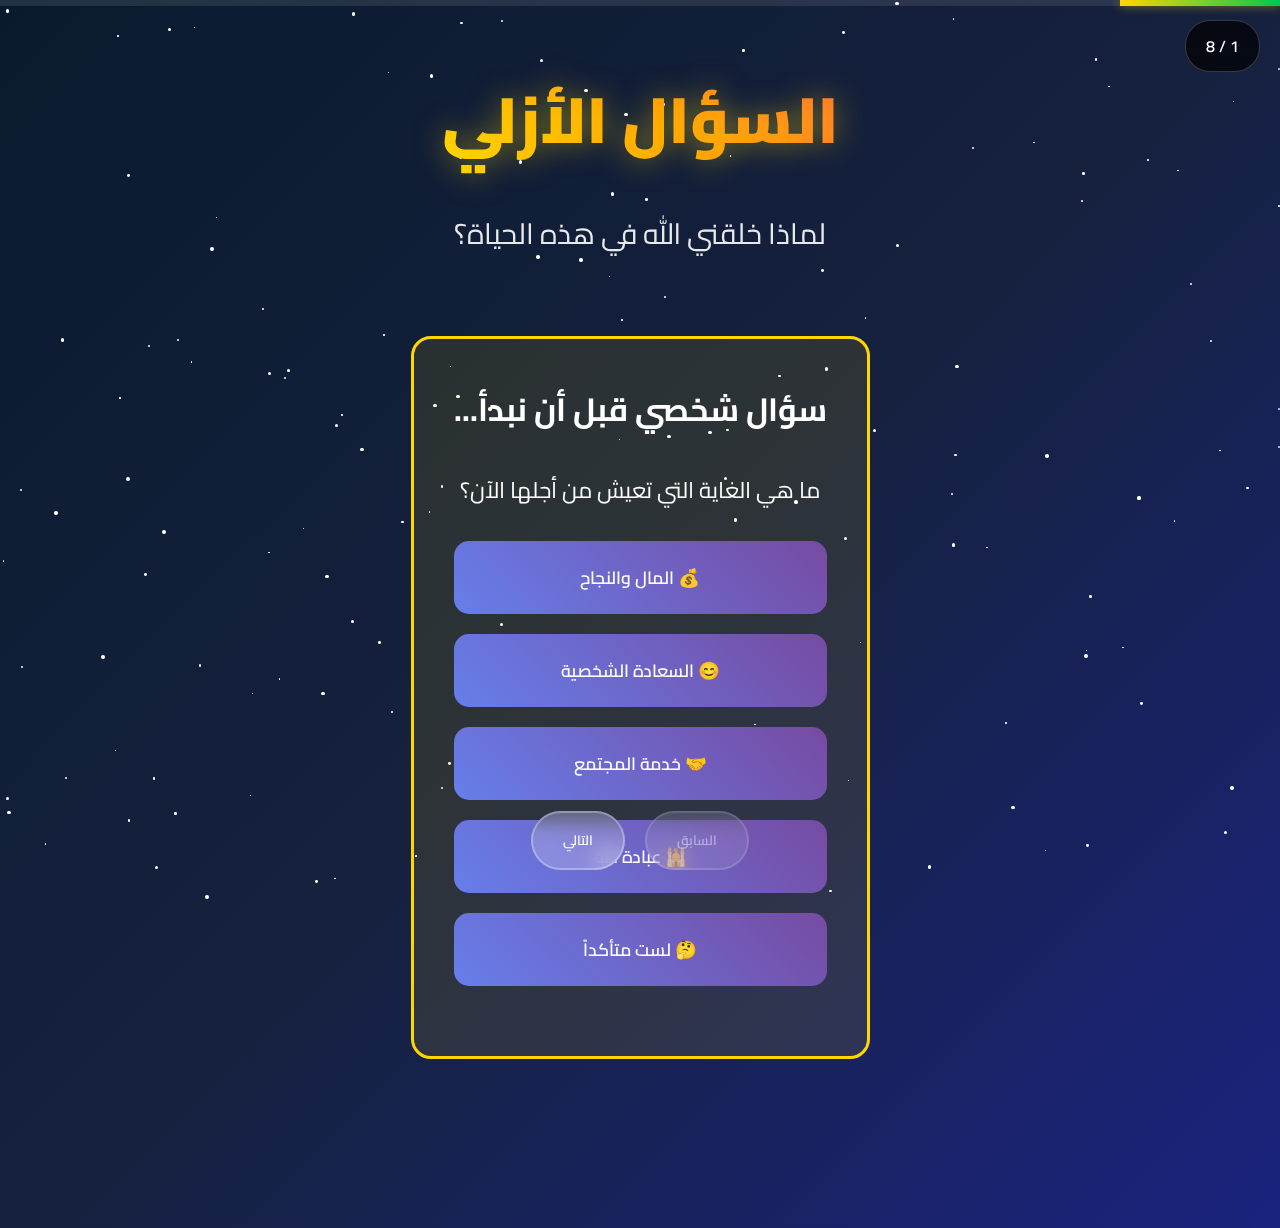
<file: index.html>
<!DOCTYPE html>
<html lang="ar" dir="rtl">
<head>
    <meta charset="UTF-8">
    <meta name="viewport" content="width=device-width, initial-scale=1.0">
    <title>السؤال الأزلي - عرض تفاعلي متكامل</title>
    <style>
        @import url('https://fonts.googleapis.com/css2?family=Amiri:wght@400;700&family=Cairo:wght@300;400;600;700;900&display=swap');
        
        * {
            margin: 0;
            padding: 0;
            box-sizing: border-box;
        }
        
        body {
            font-family: 'Cairo', sans-serif;
            background: linear-gradient(135deg, #0a1a2e 0%, #16213e 50%, #1a237e 100%);
            color: white;
            overflow-x: hidden;
            min-height: 100vh;
            position: relative;
        }
        
        /* خلفية النجوم المتحركة */
        .stars-container {
            position: fixed;
            top: 0;
            left: 0;
            width: 100%;
            height: 100%;
            pointer-events: none;
            z-index: 1;
        }
        
        .star {
            position: absolute;
            background: white;
            border-radius: 50%;
            animation: twinkle 3s infinite;
        }
        
        @keyframes twinkle {
            0%, 100% { opacity: 0.2; transform: scale(1); }
            50% { opacity: 1; transform: scale(1.2); }
        }
        
        .shooting-star {
            position: absolute;
            width: 2px;
            height: 2px;
            background: linear-gradient(45deg, #fff, #87ceeb);
            border-radius: 50%;
            animation: shoot 4s linear infinite;
        }
        
        @keyframes shoot {
            0% { transform: translateX(-100px) translateY(100px); opacity: 0; }
            10% { opacity: 1; }
            90% { opacity: 1; }
            100% { transform: translateX(100vw) translateY(-100px); opacity: 0; }
        }
        
        /* حاوي المحتوى */
        .container {
            position: relative;
            z-index: 10;
            max-width: 1200px;
            margin: 0 auto;
            padding: 20px;
        }
        
        /* الشرائح */
        .slide {
            display: none;
            min-height: 90vh;
            padding: 40px 20px;
            text-align: center;
            animation: slideIn 0.8s ease-out;
        }
        
        .slide.active {
            display: flex;
            flex-direction: column;
            justify-content: center;
            align-items: center;
        }
        
        @keyframes slideIn {
            from { opacity: 0; transform: translateY(50px); }
            to { opacity: 1; transform: translateY(0); }
        }
        
        /* العناوين */
        .main-title {
            font-size: 4rem;
            font-weight: 900;
            background: linear-gradient(45deg, #FFD700, #FFA500, #FF6B35);
            -webkit-background-clip: text;
            -webkit-text-fill-color: transparent;
            margin-bottom: 30px;
            text-shadow: 0 0 30px rgba(255, 215, 0, 0.5);
            animation: glow 2s ease-in-out infinite alternate;
        }
        
        @keyframes glow {
            from { filter: brightness(1); }
            to { filter: brightness(1.2); }
        }
        
        .subtitle {
            font-size: 1.8rem;
            margin-bottom: 40px;
            opacity: 0.9;
            line-height: 1.6;
        }
        
        /* الآيات القرآنية */
        .verse {
            font-family: 'Amiri', serif;
            font-size: 2.5rem;
            font-weight: 700;
            background: linear-gradient(45deg, #00C851, #4CAF50, #8BC34A);
            -webkit-background-clip: text;
            -webkit-text-fill-color: transparent;
            margin: 30px 0;
            line-height: 1.8;
            padding: 20px;
            border: 2px solid rgba(0, 200, 81, 0.3);
            border-radius: 15px;
            position: relative;
        }
        
        .verse::before {
            content: "﴿";
            position: absolute;
            top: -10px;
            right: 10px;
            font-size: 3rem;
            color: #00C851;
        }
        
        .verse::after {
            content: "﴾";
            position: absolute;
            bottom: -10px;
            left: 10px;
            font-size: 3rem;
            color: #00C851;
        }
        
        /* بطاقات الحضارات */
        .civilization-grid {
            display: grid;
            grid-template-columns: repeat(auto-fit, minmax(300px, 1fr));
            gap: 30px;
            margin: 40px 0;
            padding: 20px;
        }
        
        .civilization-card {
            background: rgba(255, 255, 255, 0.1);
            backdrop-filter: blur(15px);
            border: 2px solid rgba(255, 255, 255, 0.2);
            border-radius: 20px;
            padding: 30px;
            transition: all 0.4s ease;
            cursor: pointer;
            position: relative;
            overflow: hidden;
        }
        
        .civilization-card::before {
            content: '';
            position: absolute;
            top: 0;
            left: -100%;
            width: 100%;
            height: 100%;
            background: linear-gradient(90deg, transparent, rgba(255, 255, 255, 0.1), transparent);
            transition: left 0.6s;
        }
        
        .civilization-card:hover::before {
            left: 100%;
        }
        
        .civilization-card:hover {
            transform: translateY(-15px) scale(1.03);
            box-shadow: 0 25px 50px rgba(0, 0, 0, 0.4);
            border-color: rgba(255, 215, 0, 0.5);
        }
        
        .civilization-icon {
            font-size: 5rem;
            margin-bottom: 20px;
            display: block;
        }
        
        .civilization-name {
            font-size: 2rem;
            font-weight: 700;
            margin-bottom: 20px;
            color: #FFD700;
        }
        
        .civilization-purpose {
            font-size: 1.2rem;
            margin-bottom: 20px;
            line-height: 1.6;
            color: rgba(255, 255, 255, 0.9);
        }
        
        .civilization-result {
            font-size: 1.1rem;
            font-weight: 600;
            padding: 15px;
            border-radius: 10px;
            background: rgba(255, 107, 107, 0.2);
            border: 1px solid #ff6b6b;
        }
        
        /* بطاقة الإسلام المميزة */
        .islam-card {
            background: linear-gradient(135deg, rgba(0, 200, 81, 0.2), rgba(76, 175, 80, 0.2));
            border: 2px solid #00C851;
            box-shadow: 0 0 40px rgba(0, 200, 81, 0.3);
        }
        
        .islam-card:hover {
            transform: translateY(-15px) scale(1.05);
            box-shadow: 0 0 60px rgba(0, 200, 81, 0.5);
        }
        
        .islam-card .civilization-result {
            background: rgba(0, 200, 81, 0.2);
            border-color: #00C851;
            color: #90EE90;
        }
        
        /* جدول المقارنة */
        .comparison-section {
            background: rgba(255, 255, 255, 0.05);
            border-radius: 20px;
            padding: 40px;
            margin: 40px 0;
            backdrop-filter: blur(10px);
        }
        
        .comparison-table {
            width: 100%;
            border-collapse: collapse;
            margin: 20px 0;
        }
        
        .comparison-table th {
            background: rgba(255, 215, 0, 0.2);
            color: #FFD700;
            padding: 15px;
            font-weight: 700;
            border: 1px solid rgba(255, 215, 0, 0.3);
        }
        
        .comparison-table td {
            padding: 15px;
            border: 1px solid rgba(255, 255, 255, 0.2);
            text-align: center;
        }
        
        .comparison-table tr:nth-child(even) {
            background: rgba(255, 255, 255, 0.05);
        }
        
        .islam-row {
            background: rgba(0, 200, 81, 0.2) !important;
            font-weight: 700;
        }
        
        .islam-row td {
            border-color: #00C851;
        }
        
        /* الأسئلة التفاعلية */
        .interactive-question {
            background: rgba(255, 215, 0, 0.1);
            border: 3px solid #FFD700;
            border-radius: 20px;
            padding: 40px;
            margin: 40px 0;
            animation: pulse-border 3s infinite;
        }
        
        @keyframes pulse-border {
            0% { border-color: #FFD700; box-shadow: 0 0 0 0 rgba(255, 215, 0, 0.4); }
            50% { border-color: #FFA500; box-shadow: 0 0 0 20px rgba(255, 215, 0, 0); }
            100% { border-color: #FFD700; box-shadow: 0 0 0 0 rgba(255, 215, 0, 0); }
        }
        
        .choice-grid {
            display: grid;
            grid-template-columns: repeat(auto-fit, minmax(250px, 1fr));
            gap: 20px;
            margin: 30px 0;
        }
        
        .choice-btn {
            background: linear-gradient(45deg, #667eea, #764ba2);
            border: none;
            border-radius: 15px;
            padding: 20px 30px;
            color: white;
            font-family: 'Cairo', sans-serif;
            font-size: 1.1rem;
            font-weight: 600;
            cursor: pointer;
            transition: all 0.3s ease;
            position: relative;
            overflow: hidden;
        }
        
        .choice-btn::before {
            content: '';
            position: absolute;
            top: 50%;
            left: 50%;
            width: 0;
            height: 0;
            background: rgba(255, 255, 255, 0.2);
            border-radius: 50%;
            transform: translate(-50%, -50%);
            transition: all 0.6s ease;
        }
        
        .choice-btn:hover::before {
            width: 300px;
            height: 300px;
        }
        
        .choice-btn:hover {
            transform: translateY(-5px);
            box-shadow: 0 15px 30px rgba(0, 0, 0, 0.3);
        }
        
        .choice-btn.selected {
            background: linear-gradient(45deg, #00C851, #4CAF50);
            transform: scale(1.05);
        }
        
        /* التنقل */
        .navigation {
            position: fixed;
            bottom: 30px;
            left: 50%;
            transform: translateX(-50%);
            display: flex;
            gap: 20px;
            z-index: 100;
        }
        
        .nav-btn {
            background: rgba(255, 255, 255, 0.2);
            border: 2px solid rgba(255, 255, 255, 0.3);
            border-radius: 50px;
            padding: 15px 30px;
            color: white;
            font-family: 'Cairo', sans-serif;
            font-weight: 600;
            cursor: pointer;
            transition: all 0.3s ease;
            backdrop-filter: blur(10px);
        }
        
        .nav-btn:hover {
            background: rgba(255, 255, 255, 0.3);
            transform: translateY(-3px);
            box-shadow: 0 10px 20px rgba(0, 0, 0, 0.3);
        }
        
        .nav-btn:disabled {
            opacity: 0.5;
            cursor: not-allowed;
        }
        
        /* شريط التقدم */
        .progress-container {
            position: fixed;
            top: 0;
            left: 0;
            width: 100%;
            height: 6px;
            background: rgba(255, 255, 255, 0.1);
            z-index: 101;
        }
        
        .progress-bar {
            height: 100%;
            background: linear-gradient(90deg, #FFD700, #00C851);
            transition: width 0.4s ease;
            box-shadow: 0 0 10px rgba(255, 215, 0, 0.5);
        }
        
        /* عداد الشرائح */
        .slide-counter {
            position: fixed;
            top: 20px;
            right: 20px;
            background: rgba(0, 0, 0, 0.7);
            padding: 10px 20px;
            border-radius: 25px;
            font-weight: 600;
            backdrop-filter: blur(10px);
            border: 1px solid rgba(255, 255, 255, 0.2);
        }
        
        /* محتوى مخفي يظهر تدريجياً */
        .reveal-content {
            opacity: 0;
            transform: translateY(30px);
            transition: all 1s ease;
        }
        
        .reveal-content.show {
            opacity: 1;
            transform: translateY(0);
        }
        
        /* تصميم متجاوب */
        @media (max-width: 768px) {
            .main-title { font-size: 2.5rem; }
            .verse { font-size: 1.8rem; }
            .civilization-grid { grid-template-columns: 1fr; }
            .choice-grid { grid-template-columns: 1fr; }
            .navigation { bottom: 20px; }
            .nav-btn { padding: 10px 20px; font-size: 0.9rem; }
        }
        
        /* تأثيرات خاصة */
        .final-choice {
            background: linear-gradient(135deg, rgba(255, 215, 0, 0.1), rgba(0, 200, 81, 0.1));
            border: 3px solid transparent;
            background-clip: padding-box;
            position: relative;
        }
        
        .final-choice::before {
            content: '';
            position: absolute;
            top: 0;
            left: 0;
            right: 0;
            bottom: 0;
            z-index: -1;
            margin: -3px;
            border-radius: inherit;
            background: linear-gradient(45deg, #FFD700, #00C851);
        }
    </style>
</head>
<body>
    <!-- خلفية النجوم -->
    <div class="stars-container" id="starsContainer"></div>
    
    <!-- شريط التقدم -->
    <div class="progress-container">
        <div class="progress-bar" id="progressBar"></div>
    </div>
    
    <!-- عداد الشرائح -->
    <div class="slide-counter" id="slideCounter">1 / 8</div>
    
    <div class="container">
        <!-- الشريحة 1: المقدمة -->
        <div class="slide active">
            <h1 class="main-title">السؤال الأزلي</h1>
            <p class="subtitle">لماذا خلقني الله في هذه الحياة؟</p>
            
            <div class="interactive-question">
                <h2 style="margin-bottom: 30px; font-size: 2rem;">سؤال شخصي قبل أن نبدأ...</h2>
                <p style="font-size: 1.4rem; margin-bottom: 30px;">ما هي الغاية التي تعيش من أجلها الآن؟</p>
                
                <div class="choice-grid">
                    <button class="choice-btn" onclick="selectChoice(this)">💰 المال والنجاح</button>
                    <button class="choice-btn" onclick="selectChoice(this)">😊 السعادة الشخصية</button>
                    <button class="choice-btn" onclick="selectChoice(this)">🤝 خدمة المجتمع</button>
                    <button class="choice-btn" onclick="selectChoice(this)">🕌 عبادة الله</button>
                    <button class="choice-btn" onclick="selectChoice(this)">🤔 لست متأكداً</button>
                </div>
            </div>
            
            <div class="reveal-content">
                <p style="font-size: 1.3rem; opacity: 0.8; margin-top: 30px;">
                    رحلة عبر إجابات الحضارات... لنرى ماذا قدم كل منها
                </p>
            </div>
        </div>

        <!-- الشريحة 2: الحضارة الغربية -->
        <div class="slide">
            <h1 class="main-title">🌍 الحضارة الغربية المعاصرة</h1>
            
            <div class="civilization-grid">
                <div class="civilization-card">
                    <div class="civilization-icon">🏛️</div>
                    <div class="civilization-name">الغاية: الفرد هو المقدس</div>
                    <div class="civilization-purpose">
                        <strong>الشعار:</strong> "أنت حر تفعل ما تشاء طالما لا تضر بالآخرين"
                        <br><br>
                        <strong>الطريقة:</strong>
                        <br>• الحرية الشخصية المطلقة
                        <br>• الاستهلاك كوسيلة للسعادة
                        <br>• العقل البشري كمرجع أعلى
                    </div>
                    <div class="civilization-result">
                        <strong>النتائج الواقعية:</strong>
                        <br>❌ أعلى معدلات اكتئاب في التاريخ
                        <br>❌ فراغ روحي رغم الرفاهية
                        <br>❌ تفكك أسري واجتماعي
                    </div>
                </div>
            </div>
            
            <div class="reveal-content">
                <div style="background: rgba(255, 107, 107, 0.2); padding: 20px; border-radius: 15px; margin-top: 30px;">
                    <h3 style="color: #ff6b6b; margin-bottom: 15px;">المشكلة الجوهرية:</h3>
                    <p style="font-size: 1.3rem;">"عندما يكون الإنسان هو الغاية، فهو يعبد نفسه عملياً"</p>
                </div>
            </div>
        </div>

        <!-- الشريحة 3: النموذج الصيني -->
        <div class="slide">
            <h1 class="main-title">🐉 النموذج الصيني</h1>
            
            <div class="civilization-grid">
                <div class="civilization-card">
                    <div class="civilization-icon">🏮</div>
                    <div class="civilization-name">الكونفوشيوسية التقليدية</div>
                    <div class="civilization-purpose">
                        <strong>الغاية:</strong> الانسجام الاجتماعي
                        <br><br>
                        <strong>المبادئ:</strong>
                        <br>• طاعة النظام الهرمي
                        <br>• احترام الوالدين والحاكم
                        <br>• "الفرد خادم للمجموع"
                    </div>
                </div>
                
                <div class="civilization-card">
                    <div class="civilization-icon">🚩</div>
                    <div class="civilization-name">الشيوعية المعاصرة</div>
                    <div class="civilization-purpose">
                        <strong>الغاية:</strong> خدمة الدولة/الحزب
                        <br><br>
                        <strong>المبادئ:</strong>
                        <br>• الدولة كإله عملي
                        <br>• النجاح = خدمة المشروع القومي
                        <br>• الفرد ترس في آلة الدولة
                    </div>
                </div>
            </div>
            
            <div class="reveal-content">
                <div class="comparison-section">
                    <h3 style="color: #FFD700; margin-bottom: 20px;">النتائج المشتركة:</h3>
                    <p style="font-size: 1.2rem; line-height: 1.8;">
                        ✅ إنجازات اقتصادية واجتماعية هائلة<br>
                        ❌ قمع الحريات الفردية والأديان<br>
                        ❌ الإنسان أكبر من أن يكون مجرد خادم للدولة
                    </p>
                </div>
            </div>
        </div>

        <!-- الشريحة 4: الحضارات القديمة -->
        <div class="slide">
            <h1 class="main-title">🏺 الحضارات القديمة</h1>
            
            <div class="civilization-grid">
                <div class="civilization-card">
                    <div class="civilization-icon">🏛️</div>
                    <div class="civilization-name">اليونان</div>
                    <div class="civilization-purpose">
                        <strong>الغاية:</strong> الحكمة والفضيلة
                        <br>• البحث عن الحقيقة المطلقة
                        <br>• الجمال والكمال الفلسفي
                    </div>
                    <div class="civilization-result">
                        ❌ بقيت حكراً على النخبة<br>
                        ❌ منقطعة عن حياة العامة
                    </div>
                </div>
                
                <div class="civilization-card">
                    <div class="civilization-icon">⚔️</div>
                    <div class="civilization-name">روما</div>
                    <div class="civilization-purpose">
                        <strong>الغاية:</strong> المجد والقوة
                        <br>• خدمة الإمبراطورية
                        <br>• التوسع والسيطرة
                    </div>
                    <div class="civilization-result">
                        ❌ عنف مستمر وحروب<br>
                        ❌ انهيار داخلي حتمي
                    </div>
                </div>
                
                <div class="civilization-card">
                    <div class="civilization-icon">🔺</div>
                    <div class="civilization-name">مصر الفرعونية</div>
                    <div class="civilization-purpose">
                        <strong>الغاية:</strong> الاستعداد للآخرة
                        <br>• الخلود عبر التحنيط
                        <br>• عبادة الفرعون كإله
                    </div>
                    <div class="civilization-result">
                        ❌ طريق خاطئ رغم الفكرة الصحيحة<br>
                        ❌ خرافة واستنزاف موارد
                    </div>
                </div>
            </div>
        </div>

        <!-- الشريحة 5: النماذج الآسيوية والمعاصرة -->
        <div class="slide">
            <h1 class="main-title">🕉️ نماذج أخرى من التاريخ</h1>
            
            <div class="civilization-grid">
                <div class="civilization-card">
                    <div class="civilization-icon">🕉️</div>
                    <div class="civilization-name">الهندوسية والبوذية</div>
                    <div class="civilization-purpose">
                        <strong>الهندوسية:</strong> التحرر من التناسخ
                        <br>• اليوغا والطقوس المعقدة
                        <br>• عبادة آلاف الآلهة
                        <br><br>
                        <strong>البوذية:</strong> إطفاء الرغبات
                        <br>• "الحياة ألم، الحل إلغاء الرغبة"
                        <br>• الذوبان في العدم (النيرفانا)
                    </div>
                    <div class="civilization-result">
                        ❌ نظرة سلبية للحياة والدنيا<br>
                        ❌ الهدف هو الهروب من الواقع<br>
                        ❌ دورة لا نهائية من اليأس
                    </div>
                </div>
                
                <div class="civilization-card">
                    <div class="civilization-icon">❓</div>
                    <div class="civilization-name">ما بعد الحداثة</div>
                    <div class="civilization-purpose">
                        <strong>الفلسفة:</strong> "لا توجد حقيقة مطلقة"
                        <br>• كل شخص يخترع غايته
                        <br>• النسبية الكاملة في القيم
                        <br><br>
                        <strong>شعارات الشباب:</strong>
                        <br>• "عش اللحظة"
                        <br>• "اصنع قصتك الخاصة"
                        <br>• "لا قواعد، لا حدود"
                    </div>
                    <div class="civilization-result">
                        ❌ فوضى معنوية كاملة<br>
                        ❌ ضياع الشباب وأزمة هوية<br>
                        ❌ البحث المستمر دون وصول
                    </div>
                </div>
            </div>
        </div>

        <!-- الشريحة 6: الرؤية الإسلامية -->
        <div class="slide">
            <h1 class="main-title">☪️ الرؤية الإسلامية</h1>
            
            <div class="verse">
                وَمَا خَلَقْتُ الْجِنَّ وَالْإِنسَ إِلَّا لِيَعْبُدُونِ
            </div>
            
            <div class="civilization-grid">
                <div class="civilization-card islam-card">
                    <div class="civilization-icon">🕌</div>
                    <div class="civilization-name">عبادة الله الخالق</div>
                    <div class="civilization-purpose" style="color: white;">
                        <strong>المميزات الفريدة:</strong>
                        <br><br>
                        ✅ <strong>من مصدر إلهي:</strong> ليس اختراع بشري، من الخالق العليم
                        <br><br>
                        ✅ <strong>شاملة:</strong> عبادة + عمل + أخلاق + بناء حضارة
                        <br><br>
                        ✅ <strong>متوازنة:</strong> ﴿وَلَا تَنسَ نَصِيبَكَ مِنَ الدُّنْيَا﴾
                        <br><br>
                        ✅ <strong>تكرّم الإنسان:</strong> دون تأليهه ﴿وَلَقَدْ كَرَّمْنَا بَنِي آدَمَ﴾
                        <br><br>
                        ✅ <strong>تبني الحضارة:</strong> ﴿وَاسْتَعْمَرَكُمْ فِيهَا﴾
                    </div>
                    <div class="civilization-result">
                        <strong>النتيجة الموعودة:</strong>
                        <br>✨ ﴿فَلَنُحْيِيَنَّهُ حَيَاةً طَيِّبَةً﴾
                    </div>
                </div>
            </div>
        </div>

        <!-- الشريحة 7: المقارنة الشاملة -->
        <div class="slide">
            <h1 class="main-title">⚖️ المقارنة الحاسمة</h1>
            
            <div class="comparison-section">
                <table class="comparison-table">
                    <thead>
                        <tr>
                            <th>الحضارة</th>
                            <th>الغاية</th>
                            <th>المشكلة الأساسية</th>
                            <th>النتيجة</th>
                        </tr>
                    </thead>
                    <tbody>
                        <tr>
                            <td><strong>الغرب</strong></td>
                            <td>الفرد والمتعة</td>
                            <td>عبادة الذات</td>
                            <td style="color: #ff6b6b;">فراغ روحي</td>
                        </tr>
                        <tr>
                            <td><strong>الصين</strong></td>
                            <td>الدولة والنظام</td>
                            <td>إلغاء الفرد</td>
                            <td style="color: #ff6b6b;">قمع وآلية</td>
                        </tr>
                        <tr>
                            <td><strong>اليونان</strong></td>
                            <td>الحكمة والفلسفة</td>
                            <td>نخبوية</td>
                            <td style="color: #ff6b6b;">انقطاع عن الواقع</td>
                        </tr>
                        <tr>
                            <td><strong>روما</strong></td>
                            <td>القوة والمجد</td>
                            <td>عنف وظلم</td>
                            <td style="color: #ff6b6b;">انهيار حتمي</td>
                        </tr>
                        <tr>
                            <td><strong>مصر</strong></td>
                            <td>خلود وهمي</td>
                            <td>خرافة</td>
                            <td style="color: #ff6b6b;">استنزاف الموارد</td>
                        </tr>
                        <tr>
                            <td><strong>الهند</strong></td>
                            <td>الهروب من الألم</td>
                            <td>سلبية</td>
                            <td style="color: #ff6b6b;">يأس وتواكل</td>
                        </tr>
                        <tr>
                            <td><strong>ما بعد الحداثة</strong></td>
                            <td>لا غاية محددة</td>
                            <td>فوضى</td>
                            <td style="color: #ff6b6b;">ضياع وتيه</td>
                        </tr>
                        <tr class="islam-row">
                            <td><strong>الإسلام</strong></td>
                            <td><strong>عبادة الله</strong></td>
                            <td><strong>-</strong></td>
                            <td style="color: #90EE90;"><strong>حياة طيبة</strong></td>
                        </tr>
                    </tbody>
                </table>
            </div>
            
            <div class="reveal-content">
                <div style="background: rgba(0, 200, 81, 0.2); padding: 30px; border-radius: 20px; margin-top: 30px; border: 2px solid #00C851;">
                    <h3 style="color: #90EE90; margin-bottom: 20px; font-size: 1.8rem;">الخلاصة الواضحة:</h3>
                    <p style="font-size: 1.4rem; line-height: 1.8;">
                        <strong>كل حضارة قدمت حلاً ناقصاً... والإسلام وحده قدم الحل الشامل المتوازن</strong>
                    </p>
                </div>
            </div>
        </div>

        <!-- الشريحة 8: السؤال الحاسم -->
        <div class="slide">
            <h1 class="main-title">🤔 اللحظة الحاسمة</h1>
            
            <div class="final-choice">
                <div style="padding: 40px;">
                    <h2 style="font-size: 2.8rem; margin-bottom: 40px; color: #FFD700;">
                        السؤال الذي يحدد مصيرك:
                    </h2>
                    
                    <div style="background: rgba(255, 107, 107, 0.2); padding: 30px; border-radius: 15px; margin: 30px 0; border: 2px solid #ff6b6b;">
                        <h3 style="font-size: 2.2rem; color: #ff6b6b; margin-bottom: 20px;">
                            هل تريد أن تعيش لغاية وضعها بشر مثلك؟
                        </h3>
                        <p style="font-size: 1.3rem;">
                            • متقلبة حسب الأهواء والمصالح<br>
                            • ناقصة ومحدودة بالطبيعة البشرية<br>
                            • تؤدي للضياع والقلق في النهاية
                        </p>
                    </div>
                    
                    <div style="font-size: 2rem; margin: 30px 0; color: #FFD700;">أم</div>
                    
                    <div style="background: rgba(0, 200, 81, 0.2); padding: 30px; border-radius: 15px; margin: 30px 0; border: 2px solid #00C851;">
                        <h3 style="font-size: 2.2rem; color: #90EE90; margin-bottom: 20px;">
                            تعيش لغاية وضعها خالق الكون؟
                        </h3>
                        <p style="font-size: 1.3rem;">
                            • ثابتة لا تتغير بتغير الأزمان<br>
                            • شاملة تغطي كل جوانب حياتك<br>
                            • تحقق السعادة الحقيقية في الدنيا والآخرة
                        </p>
                    </div>
                </div>
            </div>
            
            <div class="verse" style="margin: 40px 0;">
                وَمَن يَعْمَلْ مِنَ الصَّالِحَاتِ مِن ذَكَرٍ أَوْ أُنثَىٰ وَهُوَ مُؤْمِنٌ فَلَنُحْيِيَنَّهُ حَيَاةً طَيِّبَةً
            </div>
            
            <div class="interactive-question">
                <h2 style="margin-bottom: 30px; font-size: 2rem;">الحقائق الأربع التي لا تقبل الجدل:</h2>
                <div style="text-align: right; font-size: 1.3rem; line-height: 2;">
                    <p>1️⃣ كل إنسان يحتاج غاية عليا للعيش</p>
                    <p>2️⃣ الغايات البشرية ناقصة مهما كانت جميلة</p>
                    <p>3️⃣ الغاية الإلهية كاملة لأنها من الخالق العليم</p>
                    <p>4️⃣ التميز الإسلامي واضح في الشمولية والتوازن</p>
                </div>
                
                <div style="margin-top: 40px;">
                    <h3 style="font-size: 2.5rem; color: #FFD700; margin-bottom: 20px;">
                        الاختيار أمامك... والقرار بيدك
                    </h3>
                    <p style="font-size: 1.4rem; color: rgba(255, 255, 255, 0.9);">
                        هذا ليس مجرد عرض تقديمي... هذا سؤال حياتك الأهم
                    </p>
                </div>
            </div>
        </div>
    </div>

    <!-- أزرار التنقل -->
    <div class="navigation">
        <button class="nav-btn" id="prevBtn" onclick="changeSlide(-1)">السابق</button>
        <button class="nav-btn" id="nextBtn" onclick="changeSlide(1)">التالي</button>
    </div>

    <script>
        let currentSlide = 0;
        const slides = document.querySelectorAll('.slide');
        const totalSlides = slides.length;

        // إنشاء النجوم والشهب
        function createStars() {
            const container = document.getElementById('starsContainer');
            
            // إنشاء النجوم العادية
            for (let i = 0; i < 150; i++) {
                const star = document.createElement('div');
                star.className = 'star';
                star.style.left = Math.random() * 100 + '%';
                star.style.top = Math.random() * 100 + '%';
                star.style.width = Math.random() * 3 + 1 + 'px';
                star.style.height = star.style.width;
                star.style.animationDelay = Math.random() * 3 + 's';
                container.appendChild(star);
            }
            
            // إنشاء الشهب
            for (let i = 0; i < 5; i++) {
                const shootingStar = document.createElement('div');
                shootingStar.className = 'shooting-star';
                shootingStar.style.top = Math.random() * 50 + '%';
                shootingStar.style.animationDelay = Math.random() * 8 + 's';
                shootingStar.style.animationDuration = (Math.random() * 3 + 2) + 's';
                container.appendChild(shootingStar);
            }
        }

        // عرض الشريحة
        function showSlide(n) {
            // إخفاء الشريحة الحالية
            slides[currentSlide].classList.remove('active');
            
            // تحديث الفهرس
            currentSlide = (n + totalSlides) % totalSlides;
            
            // إظهار الشريحة الجديدة
            slides[currentSlide].classList.add('active');
            
            // تحديث شريط التقدم
            const progress = ((currentSlide + 1) / totalSlides) * 100;
            document.getElementById('progressBar').style.width = progress + '%';
            
            // تحديث عداد الشرائح
            document.getElementById('slideCounter').textContent = `${currentSlide + 1} / ${totalSlides}`;
            
            // تحديث أزرار التنقل
            document.getElementById('prevBtn').disabled = currentSlide === 0;
            document.getElementById('nextBtn').disabled = currentSlide === totalSlides - 1;
            
            // إظهار المحتوى المخفي
            setTimeout(() => {
                const revealElements = slides[currentSlide].querySelectorAll('.reveal-content');
                revealElements.forEach(el => el.classList.add('show'));
            }, 800);
        }

        // تغيير الشريحة
        function changeSlide(direction) {
            const newSlide = currentSlide + direction;
            if (newSlide >= 0 && newSlide < totalSlides) {
                showSlide(newSlide);
            }
        }

        // اختيار خيار
        function selectChoice(button) {
            // إزالة التحديد من جميع الأزرار
            const allChoices = button.parentElement.querySelectorAll('.choice-btn');
            allChoices.forEach(btn => btn.classList.remove('selected'));
            
            // تحديد الزر المنقر عليه
            button.classList.add('selected');
            
            // إضافة تأثير بصري
            button.style.transform = 'scale(1.1)';
            setTimeout(() => {
                button.style.transform = 'scale(1.05)';
            }, 200);
        }

        // التحكم بلوحة المفاتيح
        document.addEventListener('keydown', function(e) {
            if (e.key === 'ArrowRight') changeSlide(-1); // اليمين = السابق (للعربية)
            if (e.key === 'ArrowLeft') changeSlide(1);   // اليسار = التالي (للعربية)
            if (e.key === ' ') {
                e.preventDefault();
                changeSlide(1);
            }
            if (e.key === 'Escape') {
                // عودة للشريحة الأولى
                showSlide(0);
            }
        });

        // تأثيرات بطاقات الحضارات
        document.querySelectorAll('.civilization-card').forEach(card => {
            card.addEventListener('click', function() {
                // تأثير النقر
                this.style.transform = 'scale(1.05) translateY(-10px)';
                setTimeout(() => {
                    this.style.transform = 'translateY(-15px) scale(1.03)';
                }, 300);
                
                // إضافة محتوى إضافي (اختياري)
                const existingInfo = this.querySelector('.extra-info');
                if (!existingInfo) {
                    const extraInfo = document.createElement('div');
                    extraInfo.className = 'extra-info';
                    extraInfo.style.cssText = `
                        margin-top: 15px; 
                        padding: 15px; 
                        background: rgba(255,255,255,0.1); 
                        border-radius: 10px; 
                        font-size: 0.9rem;
                        opacity: 0;
                        transition: opacity 0.5s ease;
                    `;
                    extraInfo.textContent = 'انقر مرة أخرى لمزيد من التفاصيل...';
                    this.appendChild(extraInfo);
                    
                    setTimeout(() => {
                        extraInfo.style.opacity = '1';
                    }, 100);
                }
            });
        });

        // تشغيل الموسيقى الخلفية (اختياري)
        function playBackgroundMusic() {
            // يمكن إضافة ملف صوتي هنا
            // const audio = new Audio('path/to/background-music.mp3');
            // audio.loop = true;
            // audio.volume = 0.3;
            // audio.play();
        }

        // بدء العرض
        function initPresentation() {
            createStars();
            showSlide(0);
            
            // رسالة ترحيب
            setTimeout(() => {
                console.log('🌟 مرحباً بك في رحلة اكتشاف الغاية الأزلية');
                console.log('⌨️ استخدم الأسهم أو الأزرار للتنقل');
                console.log('🎯 الهدف: فهم تميز الرؤية الإسلامية');
            }, 1000);
        }

        // تشغيل العرض عند تحميل الصفحة
        window.addEventListener('load', initPresentation);
        
        // حفظ موقع الشريحة عند إعادة التحميل
        window.addEventListener('beforeunload', function() {
            localStorage.setItem('currentSlide', currentSlide);
        });
        
        // استعادة موقع الشريحة
        window.addEventListener('load', function() {
            const savedSlide = localStorage.getItem('currentSlide');
            if (savedSlide && parseInt(savedSlide) < totalSlides) {
                showSlide(parseInt(savedSlide));
            }
        });
    </script>
</body>
</html>
</file>
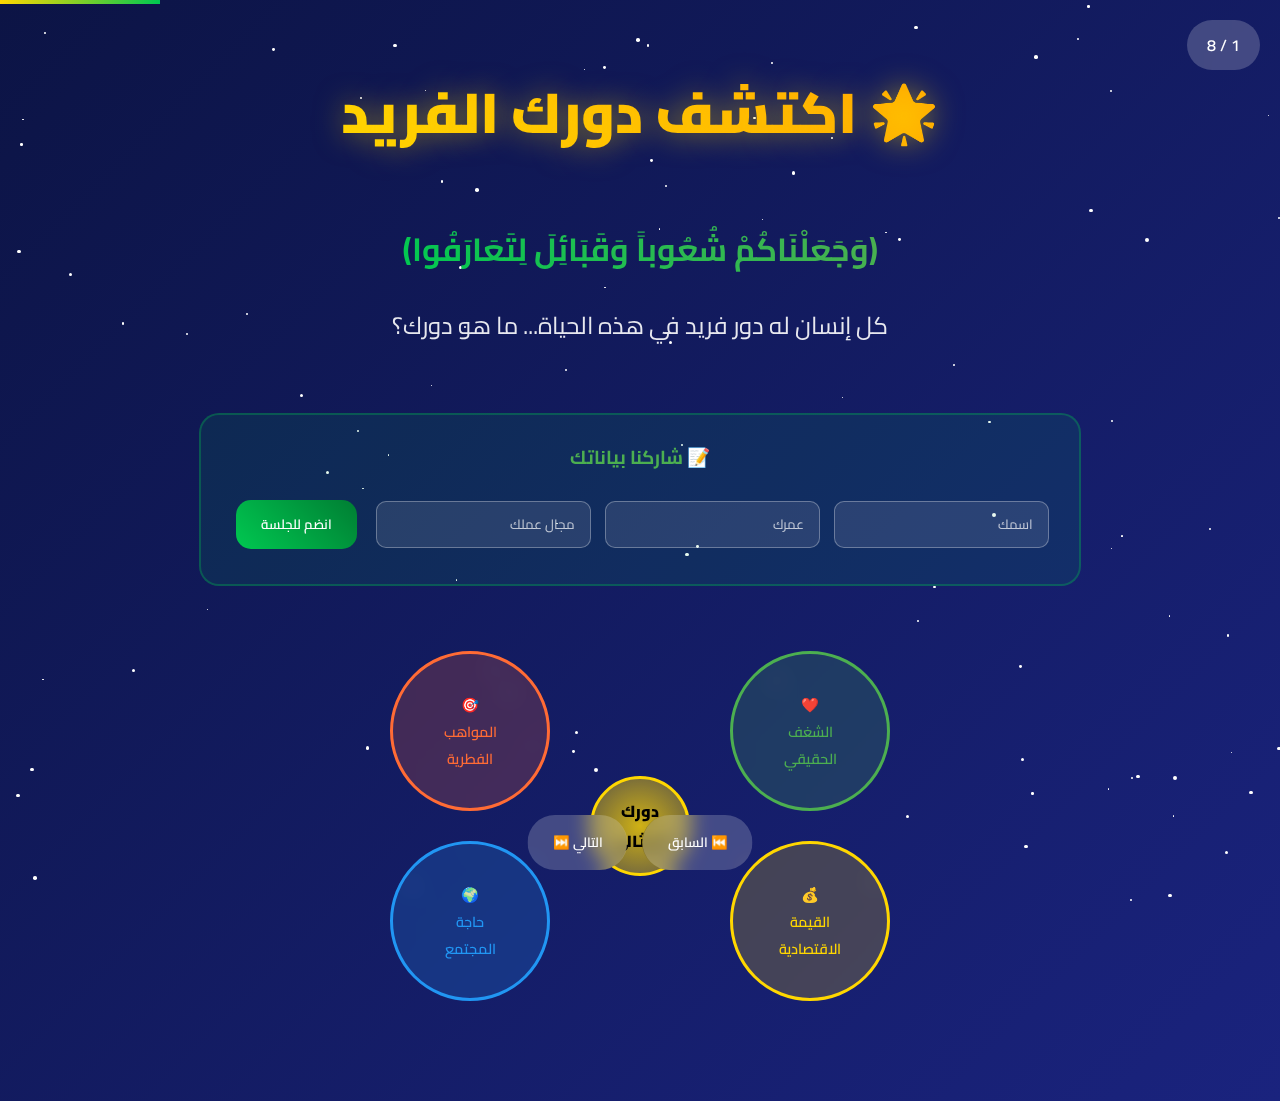
<file: life_role_presentation.html>
<!DOCTYPE html>
<html lang="ar" dir="rtl">
<head>
    <meta charset="UTF-8">
    <meta name="viewport" content="width=device-width, initial-scale=1.0">
    <title>اكتشف دورك الفريد في الحياة</title>
    <style>
        @import url('https://fonts.googleapis.com/css2?family=Cairo:wght@300;400;600;700;900&display=swap');
        
        * {
            margin: 0;
            padding: 0;
            box-sizing: border-box;
        }
        
        body {
            font-family: 'Cairo', sans-serif;
            background: linear-gradient(135deg, #0c1445 0%, #1a237e 100%);
            color: white;
            overflow-x: hidden;
            min-height: 100vh;
        }
        
        .stars {
            position: fixed;
            top: 0;
            left: 0;
            width: 100%;
            height: 100%;
            pointer-events: none;
            z-index: 1;
        }
        
        .star {
            position: absolute;
            background: white;
            border-radius: 50%;
            animation: twinkle 2s infinite;
        }
        
        @keyframes twinkle {
            0%, 100% { opacity: 0.3; }
            50% { opacity: 1; }
        }
        
        .container {
            position: relative;
            z-index: 10;
            max-width: 1200px;
            margin: 0 auto;
            padding: 20px;
        }
        
        .slide {
            display: none;
            min-height: 90vh;
            padding: 40px 20px;
            text-align: center;
            animation: fadeIn 0.8s ease-in-out;
        }
        
        .slide.active {
            display: flex;
            flex-direction: column;
            justify-content: center;
            align-items: center;
        }
        
        @keyframes fadeIn {
            from { opacity: 0; transform: translateY(30px); }
            to { opacity: 1; transform: translateY(0); }
        }
        
        .title {
            font-size: 3.5rem;
            font-weight: 900;
            background: linear-gradient(45deg, #FFD700, #FFA500);
            -webkit-background-clip: text;
            -webkit-text-fill-color: transparent;
            margin-bottom: 30px;
            text-shadow: 0 0 30px rgba(255, 215, 0, 0.5);
        }
        
        .subtitle {
            font-size: 1.5rem;
            margin-bottom: 40px;
            opacity: 0.9;
        }
        
        .verse {
            font-size: 2rem;
            font-weight: 700;
            background: linear-gradient(45deg, #00C851, #4CAF50);
            -webkit-background-clip: text;
            -webkit-text-fill-color: transparent;
            margin: 30px 0;
            line-height: 1.5;
        }
        
        /* دوائر التقاطع الذهبي - مُحسنة */
        .golden-intersection {
            position: relative;
            width: 500px;
            height: 350px;
            margin: 40px auto;
        }
        
        .circle {
            position: absolute;
            width: 160px;
            height: 160px;
            border: 3px solid;
            border-radius: 50%;
            display: flex;
            align-items: center;
            justify-content: center;
            font-weight: 600;
            font-size: 0.9rem;
            text-align: center;
            backdrop-filter: blur(10px);
            transition: all 0.3s ease;
            cursor: pointer;
        }
        
        .circle:hover {
            transform: scale(1.1);
            box-shadow: 0 20px 40px rgba(0, 0, 0, 0.3);
        }
        
        .circle-1 {
            top: 0;
            left: 0;
            background: rgba(255, 107, 53, 0.2);
            border-color: #FF6B35;
            color: #FF6B35;
        }
        
        .circle-2 {
            top: 0;
            right: 0;
            background: rgba(76, 175, 80, 0.2);
            border-color: #4CAF50;
            color: #4CAF50;
        }
        
        .circle-3 {
            bottom: 0;
            left: 0;
            background: rgba(33, 150, 243, 0.2);
            border-color: #2196F3;
            color: #2196F3;
        }
        
        .circle-4 {
            bottom: 0;
            right: 0;
            background: rgba(255, 215, 0, 0.2);
            border-color: #FFD700;
            color: #FFD700;
        }
        
        .golden-center {
            position: absolute;
            top: 50%;
            left: 50%;
            transform: translate(-50%, -50%);
            width: 100px;
            height: 100px;
            background: radial-gradient(circle, rgba(255, 215, 0, 0.8) 0%, rgba(255, 215, 0, 0.3) 100%);
            border: 3px solid #FFD700;
            border-radius: 50%;
            display: flex;
            align-items: center;
            justify-content: center;
            font-weight: 900;
            font-size: 1rem;
            color: #000;
            z-index: 20;
        }
        
        .role-card {
            background: rgba(255, 255, 255, 0.1);
            backdrop-filter: blur(10px);
            border: 1px solid rgba(255, 255, 255, 0.2);
            border-radius: 20px;
            padding: 30px;
            margin: 20px;
            width: 350px;
            transition: all 0.3s ease;
            cursor: pointer;
            position: relative;
            overflow: hidden;
        }
        
        .role-card::before {
            content: '';
            position: absolute;
            top: 0;
            left: -100%;
            width: 100%;
            height: 100%;
            background: linear-gradient(90deg, transparent, rgba(255, 255, 255, 0.1), transparent);
            transition: left 0.5s;
        }
        
        .role-card:hover::before {
            left: 100%;
        }
        
        .role-card:hover {
            transform: translateY(-10px);
            box-shadow: 0 20px 40px rgba(0, 0, 0, 0.3);
            background: rgba(255, 255, 255, 0.15);
        }
        
        .role-grid {
            display: flex;
            flex-wrap: wrap;
            justify-content: center;
            gap: 20px;
            margin: 40px 0;
        }
        
        .role-icon {
            font-size: 4rem;
            margin-bottom: 20px;
            animation: bounce 2s infinite;
        }
        
        @keyframes bounce {
            0%, 20%, 50%, 80%, 100% { transform: translateY(0); }
            40% { transform: translateY(-10px); }
            60% { transform: translateY(-5px); }
        }
        
        .role-name {
            font-size: 1.8rem;
            font-weight: 700;
            margin-bottom: 15px;
            color: #FFD700;
        }
        
        .role-description {
            font-size: 1.1rem;
            margin-bottom: 15px;
            line-height: 1.6;
        }
        
        .role-traits {
            font-size: 1rem;
            color: #4CAF50;
            font-weight: 600;
        }
        
        .quiz-container {
            background: rgba(255, 255, 255, 0.1);
            border-radius: 20px;
            padding: 30px;
            margin: 30px 0;
            border: 2px solid #FFD700;
            animation: pulse 2s infinite;
            backdrop-filter: blur(10px);
        }
        
        @keyframes pulse {
            0% { box-shadow: 0 0 0 0 rgba(255, 215, 0, 0.4); }
            70% { box-shadow: 0 0 0 20px rgba(255, 215, 0, 0); }
            100% { box-shadow: 0 0 0 0 rgba(255, 215, 0, 0); }
        }
        
        .quiz-question {
            font-size: 1.4rem;
            margin-bottom: 20px;
            color: #FFD700;
            font-weight: 600;
        }
        
        .quiz-option {
            background: linear-gradient(45deg, #667eea, #764ba2);
            border: none;
            border-radius: 15px;
            padding: 18px 25px;
            color: white;
            font-family: 'Cairo', sans-serif;
            font-size: 1.1rem;
            font-weight: 600;
            margin: 10px;
            cursor: pointer;
            transition: all 0.3s ease;
            min-width: 250px;
        }
        
        .quiz-option:hover {
            transform: translateY(-3px);
            box-shadow: 0 10px 20px rgba(0, 0, 0, 0.3);
        }
        
        .quiz-option.selected {
            background: linear-gradient(45deg, #00C851, #007E33);
            transform: scale(0.95);
        }
        
        .development-stage {
            background: rgba(255, 255, 255, 0.08);
            border: 1px solid rgba(255, 255, 255, 0.2);
            border-radius: 20px;
            padding: 25px;
            margin: 15px;
            width: 280px;
            transition: all 0.3s ease;
            position: relative;
        }
        
        .development-stage:hover {
            transform: translateX(10px);
            background: rgba(255, 255, 255, 0.12);
        }
        
        .stage-number {
            position: absolute;
            top: -15px;
            right: 20px;
            background: linear-gradient(45deg, #FFD700, #FFA500);
            color: #000;
            width: 40px;
            height: 40px;
            border-radius: 50%;
            display: flex;
            align-items: center;
            justify-content: center;
            font-weight: 900;
            font-size: 1.2rem;
        }
        
        .stage-title {
            font-size: 1.4rem;
            font-weight: 700;
            color: #FFD700;
            margin-bottom: 10px;
        }
        
        .stage-age {
            font-size: 1rem;
            color: #4CAF50;
            margin-bottom: 15px;
            font-weight: 600;
        }
        
        .balance-wheel {
            position: relative;
            width: 400px;
            height: 400px;
            margin: 40px auto;
            border-radius: 50%;
            background: conic-gradient(from 0deg, #FF6B35 0deg 90deg, #4CAF50 90deg 180deg, #2196F3 180deg 270deg, #FFD700 270deg 360deg);
            animation: rotate 20s linear infinite;
        }
        
        .balance-wheel::before {
            content: '';
            position: absolute;
            top: 20px;
            left: 20px;
            right: 20px;
            bottom: 20px;
            background: #1a1a2e;
            border-radius: 50%;
        }
        
        @keyframes rotate {
            from { transform: rotate(0deg); }
            to { transform: rotate(360deg); }
        }
        
        .wheel-labels {
            position: absolute;
            inset: 0;
        }
        
        .wheel-label {
            position: absolute;
            font-weight: 700;
            font-size: 1.1rem;
            transform-origin: center;
        }
        
        .wheel-label:nth-child(1) { top: 10px; left: 50%; transform: translateX(-50%); color: #FF6B35; }
        .wheel-label:nth-child(2) { right: 10px; top: 50%; transform: translateY(-50%); color: #4CAF50; }
        .wheel-label:nth-child(3) { bottom: 10px; left: 50%; transform: translateX(-50%); color: #2196F3; }
        .wheel-label:nth-child(4) { left: 10px; top: 50%; transform: translateY(-50%); color: #FFD700; }
        
        .navigation {
            position: fixed;
            bottom: 30px;
            left: 50%;
            transform: translateX(-50%);
            display: flex;
            gap: 15px;
            z-index: 100;
        }
        
        .nav-btn {
            background: rgba(255, 255, 255, 0.2);
            border: none;
            border-radius: 50px;
            padding: 15px 25px;
            color: white;
            font-family: 'Cairo', sans-serif;
            font-weight: 600;
            cursor: pointer;
            transition: all 0.3s ease;
            backdrop-filter: blur(10px);
        }
        
        .nav-btn:hover {
            background: rgba(255, 255, 255, 0.3);
            transform: translateY(-2px);
        }
        
        .progress-bar {
            position: fixed;
            top: 0;
            left: 0;
            height: 4px;
            background: linear-gradient(90deg, #FFD700, #00C851);
            transition: width 0.3s ease;
            z-index: 101;
        }
        
        .slide-counter {
            position: fixed;
            top: 20px;
            right: 20px;
            background: rgba(255, 255, 255, 0.2);
            padding: 10px 20px;
            border-radius: 25px;
            font-weight: 600;
            backdrop-filter: blur(10px);
        }
        
        .interactive-elements {
            display: flex;
            flex-wrap: wrap;
            justify-content: center;
            gap: 15px;
            margin: 20px 0;
        }
        
        .tips-container {
            background: rgba(76, 175, 80, 0.1);
            border: 1px solid rgba(76, 175, 80, 0.3);
            border-radius: 20px;
            padding: 25px;
            margin: 25px 0;
            backdrop-filter: blur(10px);
        }
        
        .tip-item {
            margin: 15px 0;
            font-size: 1.1rem;
            line-height: 1.6;
        }
        
        /* إضافة نظام جمع البيانات البسيط */
        .data-section {
            background: rgba(0, 200, 81, 0.1);
            border: 2px solid rgba(0, 200, 81, 0.3);
            border-radius: 20px;
            padding: 25px;
            margin: 25px 0;
        }
        
        .input-field {
            background: rgba(255, 255, 255, 0.1);
            border: 1px solid rgba(255, 255, 255, 0.3);
            border-radius: 10px;
            padding: 10px 15px;
            color: white;
            font-family: 'Cairo', sans-serif;
            margin: 5px;
            min-width: 200px;
        }
        
        .input-field::placeholder {
            color: rgba(255, 255, 255, 0.7);
        }
        
        .submit-btn {
            background: linear-gradient(45deg, #00C851, #007E33);
            border: none;
            border-radius: 15px;
            padding: 12px 25px;
            color: white;
            font-family: 'Cairo', sans-serif;
            font-weight: 600;
            cursor: pointer;
            margin: 10px;
        }
        
        @media (max-width: 768px) {
            .title { font-size: 2.5rem; }
            .role-card { width: 90%; margin: 10px; }
            .development-stage { width: 90%; margin: 10px; }
            .navigation { bottom: 20px; }
            .golden-intersection { width: 90%; height: 300px; }
            .circle { width: 120px; height: 120px; font-size: 0.8rem; }
            .golden-center { width: 80px; height: 80px; }
        }
    </style>
</head>
<body>
    <div class="stars"></div>
    <div class="progress-bar" id="progressBar"></div>
    <div class="slide-counter" id="slideCounter">1 / 8</div>
    
    <div class="container">
        <!-- الشريحة 1: اكتشاف الدور الفريد -->
        <div class="slide active">
            <h1 class="title">🌟 اكتشف دورك الفريد</h1>
            <div class="verse">
                ﴿وَجَعَلْنَاكُمْ شُعُوباً وَقَبَائِلَ لِتَعَارَفُوا﴾
            </div>
            <p class="subtitle">كل إنسان له دور فريد في هذه الحياة... ما هو دورك؟</p>
            
            <div class="data-section">
                <h3 style="color: #4CAF50; margin-bottom: 15px;">📝 شاركنا بياناتك</h3>
                <input type="text" class="input-field" placeholder="اسمك">
                <input type="text" class="input-field" placeholder="عمرك">
                <input type="text" class="input-field" placeholder="مجال عملك">
                <button class="submit-btn">انضم للجلسة</button>
            </div>
            
            <div class="golden-intersection">
                <div class="circle circle-1" onclick="animateCircle(this)">
                    🎯<br>المواهب<br>الفطرية
                </div>
                <div class="circle circle-2" onclick="animateCircle(this)">
                    ❤️<br>الشغف<br>الحقيقي
                </div>
                <div class="circle circle-3" onclick="animateCircle(this)">
                    🌍<br>حاجة<br>المجتمع
                </div>
                <div class="circle circle-4" onclick="animateCircle(this)">
                    💰<br>القيمة<br>الاقتصادية
                </div>
                <div class="golden-center">
                    دورك<br>المثالي
                </div>
            </div>
        </div>

        <!-- الشريحة 2: أنواع الأدوار -->
        <div class="slide">
            <h1 class="title">🎭 أنواع الأدوار الحياتية</h1>
            <div class="verse">
                ﴿وَرَفَعْنَا بَعْضَهُمْ فَوْقَ بَعْضٍ دَرَجَاتٍ﴾
            </div>
            
            <div class="role-grid">
                <div class="role-card">
                    <div class="role-icon">👨‍🏫</div>
                    <div class="role-name">المربي والمعلم</div>
                    <div class="role-description">نقل المعرفة وبناء الأجيال</div>
                    <div class="role-traits">صبر • حكمة • تواصل</div>
                </div>
                
                <div class="role-card">
                    <div class="role-icon">🔧</div>
                    <div class="role-name">المنتج والمبدع</div>
                    <div class="role-description">إنتاج حلول وإبداعات</div>
                    <div class="role-traits">إبداع • مثابرة • تنفيذ</div>
                </div>
                
                <div class="role-card">
                    <div class="role-icon">🤝</div>
                    <div class="role-name">الخادم والمساعد</div>
                    <div class="role-description">خدمة الناس مباشرة</div>
                    <div class="role-traits">تعاطف • تضحية • دقة</div>
                </div>
                
                <div class="role-card">
                    <div class="role-icon">👑</div>
                    <div class="role-name">القائد والموجه</div>
                    <div class="role-description">قيادة الفرق والمشاريع</div>
                    <div class="role-traits">رؤية • قرار • كاريزما</div>
                </div>
                
                <div class="role-card">
                    <div class="role-icon">🛡️</div>
                    <div class="role-name">الحافظ والحامي</div>
                    <div class="role-description">حماية القيم والمبادئ</div>
                    <div class="role-traits">شجاعة • أمانة • قوة</div>
                </div>
            </div>
        </div>

        <!-- الشريحة 3: اختبار تحديد الدور -->
        <div class="slide">
            <h1 class="title">🧠 اختبار تحديد دورك</h1>
            <div class="verse">
                ﴿كُلٌّ يَعْمَلُ عَلَىٰ شَاكِلَتِهِ﴾
            </div>
            
            <div class="quiz-container">
                <div class="quiz-question">في وقت فراغك، ما النشاط الذي تمارسه تلقائياً؟</div>
                <div class="interactive-elements">
                    <button class="quiz-option" onclick="selectAnswer(this, 'teacher')">📚 أقرأ أو أتعلم</button>
                    <button class="quiz-option" onclick="selectAnswer(this, 'creator')">🔨 أصنع أو أصلح</button>
                    <button class="quiz-option" onclick="selectAnswer(this, 'helper')">🤲 أساعد الآخرين</button>
                    <button class="quiz-option" onclick="selectAnswer(this, 'leader')">👥 أقود مجموعة</button>
                </div>
            </div>
            
            <div id="quizResult" style="display: none;">
                <div class="tips-container">
                    <h3 style="color: #FFD700;">🎯 نتيجتك:</h3>
                    <div id="resultText"></div>
                </div>
            </div>
        </div>

        <!-- الشريحة 4: مراحل التطوير -->
        <div class="slide">
            <h1 class="title">📈 مراحل تطوير دورك</h1>
            <div class="verse">
                ﴿وَقُل رَّبِّ زِدْنِي عِلْماً﴾
            </div>
            
            <div style="display: flex; flex-wrap: wrap; justify-content: center; gap: 20px;">
                <div class="development-stage">
                    <div class="stage-number">1</div>
                    <div class="stage-title">الاكتشاف</div>
                    <div class="stage-age">(18-25 سنة)</div>
                    <div>استكشاف قدراتك وميولك</div>
                </div>
                
                <div class="development-stage">
                    <div class="stage-number">2</div>
                    <div class="stage-title">البناء</div>
                    <div class="stage-age">(25-35 سنة)</div>
                    <div>إتقان المهارات الأساسية</div>
                </div>
                
                <div class="development-stage">
                    <div class="stage-number">3</div>
                    <div class="stage-title">التميز</div>
                    <div class="stage-age">(35-50 سنة)</div>
                    <div>كن مرجعاً في مجالك</div>
                </div>
                
                <div class="development-stage">
                    <div class="stage-number">4</div>
                    <div class="stage-title">التوريث</div>
                    <div class="stage-age">(50+ سنة)</div>
                    <div>نقل خبرتك للأجيال</div>
                </div>
            </div>
        </div>

        <!-- الشريحة 5: التوازن -->
        <div class="slide">
            <h1 class="title">⚖️ توازن الأدوار</h1>
            <div class="verse">
                ﴿وَلَا تَنسَ نَصِيبَكَ مِنَ الدُّنْيَا﴾
            </div>
            
            <div class="balance-wheel">
                <div class="wheel-labels">
                    <div class="wheel-label">شخصي 25%</div>
                    <div class="wheel-label">مهني 35%</div>
                    <div class="wheel-label">أسري 30%</div>
                    <div class="wheel-label">مجتمعي 10%</div>
                </div>
            </div>
            
            <div class="tips-container">
                <h3 style="color: #FFD700;">🎯 استراتيجيات التكامل</h3>
                <div class="tip-item">🔗 البحث عن التداخل بين الأدوار</div>
                <div class="tip-item">🔄 التناوب الذكي بين الأولويات</div>
                <div class="tip-item">💪 استخدام نقاط قوتك في جميع الأدوار</div>
            </div>
        </div>

        <!-- الشريحة 6: التعامل مع الكمالية -->
        <div class="slide">
            <h1 class="title">🎯 اختيار أولويات الكمالية</h1>
            <div class="verse">
                ﴿وَلَا تَمُدَّنَّ عَيْنَيْكَ إِلَىٰ مَا مَتَّعْنَا بِهِ﴾
            </div>
            
            <div class="quiz-container">
                <h2 style="color: #FFD700;">قاعدة ذهبية في التعلم:</h2>
                <p style="font-size: 1.4rem; margin: 20px 0;">
                    "You have to know something about everything<br>
                    and everything about something"
                </p>
                <p style="font-size: 1.2rem;">
                    تعلم شيئاً عن كل شيء، وكل شيء عن شيء واحد
                </p>
            </div>
            
            <div class="role-grid">
                <div class="role-card" style="background: linear-gradient(135deg, rgba(76, 175, 80, 0.2), rgba(76, 175, 80, 0.05));">
                    <div class="role-icon">🌍</div>
                    <div class="role-name">شيء عن كل شيء</div>
                    <div class="role-description">معرفة عامة في العلوم والفنون والثقافة</div>
                </div>
                
                <div class="role-card" style="background: linear-gradient(135deg, rgba(255, 215, 0, 0.2), rgba(255, 215, 0, 0.05));">
                    <div class="role-icon">🎯</div>
                    <div class="role-name">كل شيء عن شيء</div>
                    <div class="role-description">تخصص عميق في مجالك الأساسي</div>
                </div>
            </div>
        </div>

        <!-- الشريحة 7: التطبيق العملي -->
        <div class="slide">
            <h1 class="title">💡 تطبيق عملي</h1>
            <div class="verse">
                ﴿وَأَن لَّيْسَ لِلْإِنسَانِ إِلَّا مَا سَعَىٰ﴾
            </div>
            
            <div class="quiz-container">
                <h2 style="color: #FFD700;">ارسم دائرتين متقاطعتين:</h2>
            <div class="quiz-container">
                <h2 style="color: #FFD700;">ارسم دائرتين متقاطعتين:</h2>
                <div style="display: flex; justify-content: center; margin: 30px 0;">
                    <div style="position: relative; width: 300px; height: 200px;">
                        <div style="position: absolute; left: 20px; top: 50px; width: 120px; height: 120px; border: 2px solid #4CAF50; border-radius: 50%; background: rgba(76, 175, 80, 0.1);"></div>
                        <div style="position: absolute; right: 20px; top: 50px; width: 120px; height: 120px; border: 2px solid #FF6B35; border-radius: 50%; background: rgba(255, 107, 53, 0.1);"></div>
                        <div style="position: absolute; top: 80px; left: 50%; transform: translateX(-50%); background: #FFD700; color: #000; padding: 10px; border-radius: 10px; font-weight: bold;">التقاطع</div>
                        <div style="position: absolute; left: 30px; top: 30px; color: #4CAF50; font-size: 0.9rem;">ما أحب فعله</div>
                        <div style="position: absolute; right: 30px; top: 30px; color: #FF6B35; font-size: 0.9rem;">ما أجيد فعله</div>
                    </div>
                </div>
                
                <div class="tips-container">
                    <h3 style="color: #4CAF50;">أمثلة تطبيقية:</h3>
                    <div class="tip-item">المعلم المؤثر = موهبة الشرح + شغف التعليم + حاجة المجتمع + راتب مناسب</div>
                    <div class="tip-item">الطبيب المتميز = موهبة التشخيص + شغف مساعدة الناس + حاجة لرعاية صحية + دخل جيد</div>
                    <div class="tip-item">المبدع الرقمي = موهبة الإبداع + شغف التكنولوجيا + حاجة السوق + فرص ربحية</div>
                </div>
            </div>
        </div>

        <!-- الشريحة 8: الخطوات العملية -->
        <div class="slide">
            <h1 class="title">🚀 الخطوات العملية</h1>
            <div class="verse">
                ﴿وَتَوَكَّلْ عَلَى اللَّهِ إِنَّ اللَّهَ يُحِبُّ الْمُتَوَكِّلِينَ﴾
            </div>
            
            <div style="display: grid; grid-template-columns: repeat(auto-fit, minmax(250px, 1fr)); gap: 20px; margin: 30px 0;">
                
                <div class="role-card" style="background: linear-gradient(135deg, rgba(255, 107, 53, 0.2), rgba(255, 107, 53, 0.05));">
                    <div class="role-icon">📅</div>
                    <div class="role-name">هذا الأسبوع</div>
                    <div class="role-description">
                        ✅ أكمل اختبار تحديد الدور<br>
                        ✅ حدد دورك الأساسي<br>
                        ✅ اكتب 3 أهداف لدورك
                    </div>
                </div>
                
                <div class="role-card" style="background: linear-gradient(135deg, rgba(76, 175, 80, 0.2), rgba(76, 175, 80, 0.05));">
                    <div class="role-icon">📅</div>
                    <div class="role-name">هذا الشهر</div>
                    <div class="role-description">
                        ✅ ابدأ تطوير مهارة أساسية<br>
                        ✅ انضم لمجتمع في مجالك<br>
                        ✅ اقرأ كتابين متخصصين
                    </div>
                </div>
                
                <div class="role-card" style="background: linear-gradient(135deg, rgba(33, 150, 243, 0.2), rgba(33, 150, 243, 0.05));">
                    <div class="role-icon">📅</div>
                    <div class="role-name">هذا العام</div>
                    <div class="role-description">
                        ✅ طور خبرة عملية<br>
                        ✅ ساعد 5 أشخاص<br>
                        ✅ احضر 3 دورات متخصصة
                    </div>
                </div>
                
                <div class="role-card" style="background: linear-gradient(135deg, rgba(255, 215, 0, 0.2), rgba(255, 215, 0, 0.05));">
                    <div class="role-icon">📅</div>
                    <div class="role-name">الخمس سنوات</div>
                    <div class="role-description">
                        ✅ كن مرجعاً في مجالك<br>
                        ✅ درِّب ووجِّه آخرين<br>
                        ✅ اترك أثراً إيجابياً دائماً
                    </div>
                </div>
            </div>
            
            <div class="data-section">
                <h3 style="color: #4CAF50;">🎯 التزم بخطتك</h3>
                <input type="text" class="input-field" placeholder="اكتب التزامك لهذا الأسبوع" style="width: 400px;">
                <button class="submit-btn">💪 أتعهد بالتطبيق</button>
            </div>
            
            <div style="background: rgba(0, 200, 81, 0.1); padding: 25px; border-radius: 20px; margin: 25px 0; border: 2px solid rgba(0, 200, 81, 0.4);">
                <h2 style="color: #00C851; font-size: 1.8rem; margin-bottom: 15px;">🌟 تذكر دائماً</h2>
                <p style="font-size: 1.3rem; line-height: 1.6;">
                    "إن الله لا يغير ما بقوم حتى يغيروا ما بأنفسهم"<br>
                    <span style="color: #4CAF50;">رحلة اكتشاف دورك تبدأ من اليوم! 🚀</span>
                </p>
            </div>
        </div>
    </div>

    <div class="navigation">
        <button class="nav-btn" onclick="previousSlide()">⏮️ السابق</button>
        <button class="nav-btn" onclick="nextSlide()">التالي ⏭️</button>
    </div>

    <script>
        let currentSlide = 0;
        const slides = document.querySelectorAll('.slide');
        const totalSlides = slides.length;
        let quizAnswers = {};

        // إنشاء النجوم
        function createStars() {
            const starsContainer = document.querySelector('.stars');
            for (let i = 0; i < 100; i++) {
                const star = document.createElement('div');
                star.className = 'star';
                star.style.left = Math.random() * 100 + '%';
                star.style.top = Math.random() * 100 + '%';
                star.style.width = Math.random() * 3 + 1 + 'px';
                star.style.height = star.style.width;
                star.style.animationDelay = Math.random() * 2 + 's';
                starsContainer.appendChild(star);
            }
        }

        function showSlide(n) {
            slides[currentSlide].classList.remove('active');
            currentSlide = (n + totalSlides) % totalSlides;
            slides[currentSlide].classList.add('active');
            
            // تحديث شريط التقدم
            const progress = ((currentSlide + 1) / totalSlides) * 100;
            document.getElementById('progressBar').style.width = progress + '%';
            
            // تحديث عداد الشرائح
            document.getElementById('slideCounter').textContent = `${currentSlide + 1} / ${totalSlides}`;
        }

        function nextSlide() {
            showSlide(currentSlide + 1);
        }

        function previousSlide() {
            showSlide(currentSlide - 1);
        }

        // تفاعل الدوائر
        function animateCircle(circle) {
            circle.style.transform = 'scale(1.2)';
            circle.style.boxShadow = '0 0 30px rgba(255, 215, 0, 0.8)';
            setTimeout(() => {
                circle.style.transform = '';
                circle.style.boxShadow = '';
            }, 800);
        }

        // اختبار تحديد الدور
        function selectAnswer(button, role) {
            // إزالة التحديد من جميع الأزرار
            const buttons = button.parentElement.querySelectorAll('.quiz-option');
            buttons.forEach(btn => btn.classList.remove('selected'));
            
            // تحديد الزر الحالي
            button.classList.add('selected');
            
            // حفظ الإجابة
            quizAnswers.role = role;
            
            // عرض النتيجة
            setTimeout(showQuizResult, 1000);
        }

        function showQuizResult() {
            const roleData = {
                teacher: {
                    icon: '👨‍🏫',
                    name: 'المربي والمعلم',
                    description: 'دورك الأساسي في التعليم والتربية! أنت شخص يحب نقل المعرفة وبناء الأجيال.',
                    next: 'ابحث عن فرص للتدريس والتوجيه في مجالك'
                },
                creator: {
                    icon: '🔧',
                    name: 'المنتج والمبدع',
                    description: 'دورك الأساسي في الإنتاج والإبداع! أنت شخص يحب صنع الأشياء وحل المشاكل عملياً.',
                    next: 'ركز على تطوير مهاراتك التقنية والإبداعية'
                },
                helper: {
                    icon: '🤝',
                    name: 'الخادم والمساعد',
                    description: 'دورك الأساسي في الخدمة والمساعدة! أنت شخص يحب مساعدة الآخرين مباشرة.',
                    next: 'ابحث عن طرق لخدمة مجتمعك ومساعدة المحتاجين'
                },
                leader: {
                    icon: '👑',
                    name: 'القائد والموجه',
                    description: 'دورك الأساسي في القيادة والتوجيه! أنت شخص يحب قيادة الفرق وتحقيق الأهداف.',
                    next: 'طور مهارات القيادة وابحث عن فرص لقيادة المشاريع'
                }
            };
            
            const result = roleData[quizAnswers.role];
            if (result) {
                document.getElementById('resultText').innerHTML = `
                    <div style="font-size: 3rem; margin-bottom: 15px;">${result.icon}</div>
                    <h3 style="color: #FFD700; font-size: 1.8rem; margin-bottom: 15px;">${result.name}</h3>
                    <p style="font-size: 1.2rem; line-height: 1.6; margin-bottom: 15px;">${result.description}</p>
                    <div style="background: rgba(76, 175, 80, 0.1); padding: 15px; border-radius: 10px;">
                        <strong style="color: #4CAF50;">الخطوة التالية:</strong><br>
                        ${result.next}
                    </div>
                `;
                
                document.getElementById('quizResult').style.display = 'block';
            }
        }

        // التحكم بلوحة المفاتيح
        document.addEventListener('keydown', function(e) {
            if (e.key === 'ArrowRight') {
                e.preventDefault();
                previousSlide();
            }
            if (e.key === 'ArrowLeft') {
                e.preventDefault();
                nextSlide();
            }
            if (e.key === ' ') {
                e.preventDefault();
                nextSlide();
            }
        });

        // تشغيل الإعدادات الأولية
        createStars();
        showSlide(0);
    </script>
</body>
</html>
</file>
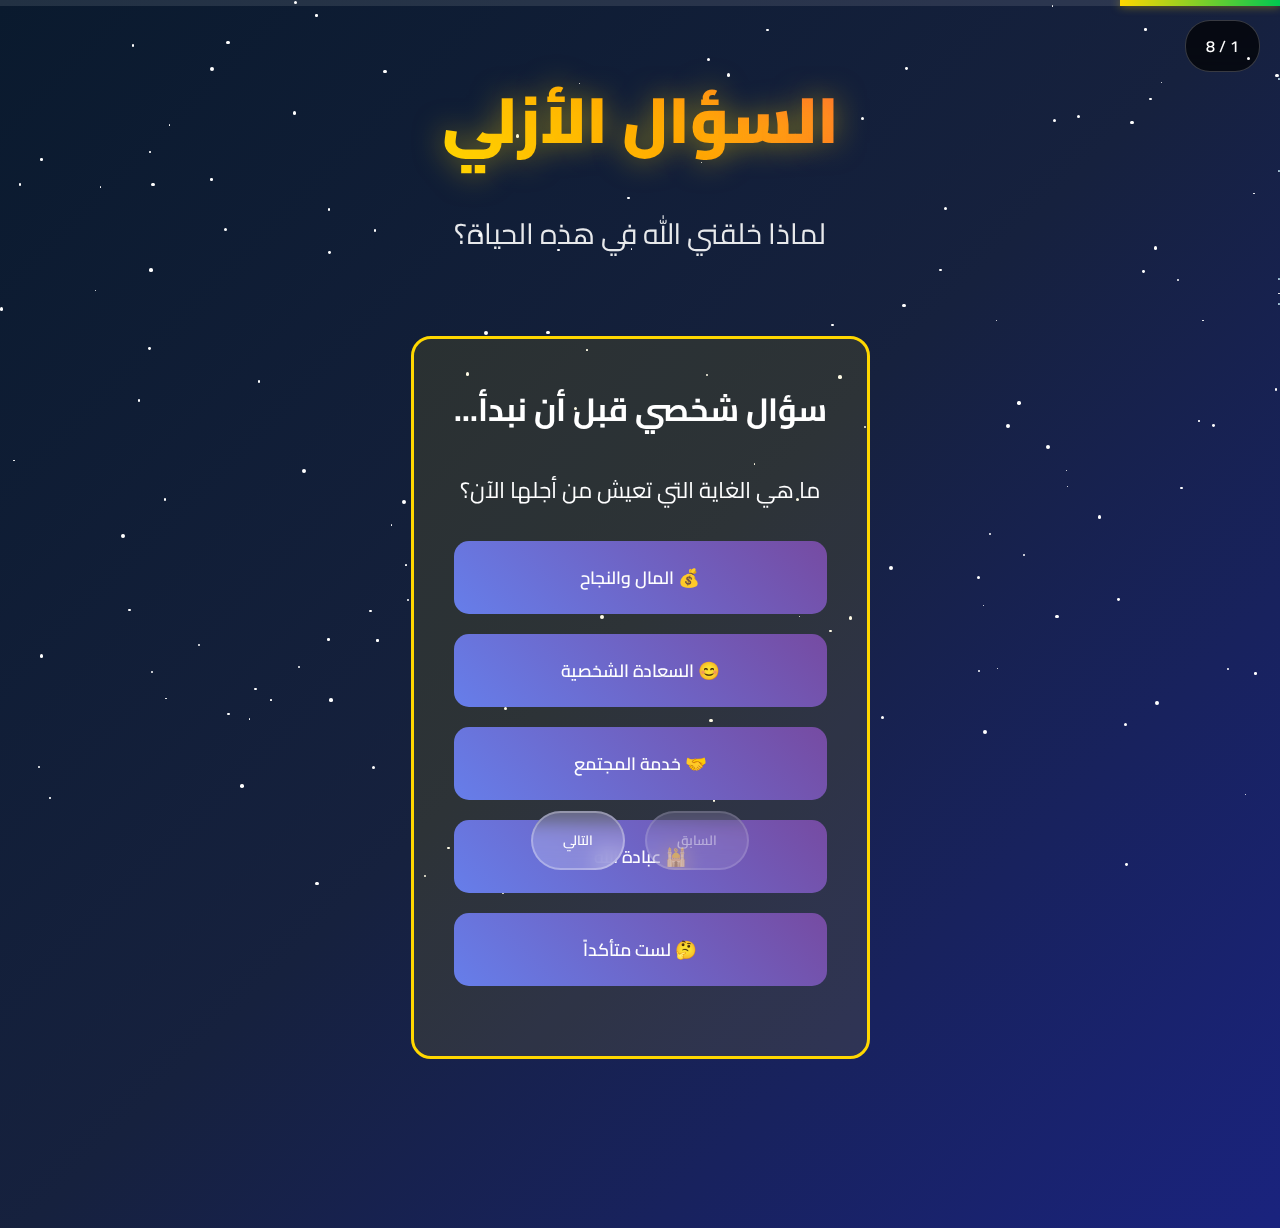
<file: ultimate_purpose_masterpiece.html>
<!DOCTYPE html>
<html lang="ar" dir="rtl">
<head>
    <meta charset="UTF-8">
    <meta name="viewport" content="width=device-width, initial-scale=1.0">
    <title>السؤال الأزلي - عرض تفاعلي متكامل</title>
    <style>
        @import url('https://fonts.googleapis.com/css2?family=Amiri:wght@400;700&family=Cairo:wght@300;400;600;700;900&display=swap');
        
        * {
            margin: 0;
            padding: 0;
            box-sizing: border-box;
        }
        
        body {
            font-family: 'Cairo', sans-serif;
            background: linear-gradient(135deg, #0a1a2e 0%, #16213e 50%, #1a237e 100%);
            color: white;
            overflow-x: hidden;
            min-height: 100vh;
            position: relative;
        }
        
        /* خلفية النجوم المتحركة */
        .stars-container {
            position: fixed;
            top: 0;
            left: 0;
            width: 100%;
            height: 100%;
            pointer-events: none;
            z-index: 1;
        }
        
        .star {
            position: absolute;
            background: white;
            border-radius: 50%;
            animation: twinkle 3s infinite;
        }
        
        @keyframes twinkle {
            0%, 100% { opacity: 0.2; transform: scale(1); }
            50% { opacity: 1; transform: scale(1.2); }
        }
        
        .shooting-star {
            position: absolute;
            width: 2px;
            height: 2px;
            background: linear-gradient(45deg, #fff, #87ceeb);
            border-radius: 50%;
            animation: shoot 4s linear infinite;
        }
        
        @keyframes shoot {
            0% { transform: translateX(-100px) translateY(100px); opacity: 0; }
            10% { opacity: 1; }
            90% { opacity: 1; }
            100% { transform: translateX(100vw) translateY(-100px); opacity: 0; }
        }
        
        /* حاوي المحتوى */
        .container {
            position: relative;
            z-index: 10;
            max-width: 1200px;
            margin: 0 auto;
            padding: 20px;
        }
        
        /* الشرائح */
        .slide {
            display: none;
            min-height: 90vh;
            padding: 40px 20px;
            text-align: center;
            animation: slideIn 0.8s ease-out;
        }
        
        .slide.active {
            display: flex;
            flex-direction: column;
            justify-content: center;
            align-items: center;
        }
        
        @keyframes slideIn {
            from { opacity: 0; transform: translateY(50px); }
            to { opacity: 1; transform: translateY(0); }
        }
        
        /* العناوين */
        .main-title {
            font-size: 4rem;
            font-weight: 900;
            background: linear-gradient(45deg, #FFD700, #FFA500, #FF6B35);
            -webkit-background-clip: text;
            -webkit-text-fill-color: transparent;
            margin-bottom: 30px;
            text-shadow: 0 0 30px rgba(255, 215, 0, 0.5);
            animation: glow 2s ease-in-out infinite alternate;
        }
        
        @keyframes glow {
            from { filter: brightness(1); }
            to { filter: brightness(1.2); }
        }
        
        .subtitle {
            font-size: 1.8rem;
            margin-bottom: 40px;
            opacity: 0.9;
            line-height: 1.6;
        }
        
        /* الآيات القرآنية */
        .verse {
            font-family: 'Amiri', serif;
            font-size: 2.5rem;
            font-weight: 700;
            background: linear-gradient(45deg, #00C851, #4CAF50, #8BC34A);
            -webkit-background-clip: text;
            -webkit-text-fill-color: transparent;
            margin: 30px 0;
            line-height: 1.8;
            padding: 20px;
            border: 2px solid rgba(0, 200, 81, 0.3);
            border-radius: 15px;
            position: relative;
        }
        
        .verse::before {
            content: "﴿";
            position: absolute;
            top: -10px;
            right: 10px;
            font-size: 3rem;
            color: #00C851;
        }
        
        .verse::after {
            content: "﴾";
            position: absolute;
            bottom: -10px;
            left: 10px;
            font-size: 3rem;
            color: #00C851;
        }
        
        /* بطاقات الحضارات */
        .civilization-grid {
            display: grid;
            grid-template-columns: repeat(auto-fit, minmax(300px, 1fr));
            gap: 30px;
            margin: 40px 0;
            padding: 20px;
        }
        
        .civilization-card {
            background: rgba(255, 255, 255, 0.1);
            backdrop-filter: blur(15px);
            border: 2px solid rgba(255, 255, 255, 0.2);
            border-radius: 20px;
            padding: 30px;
            transition: all 0.4s ease;
            cursor: pointer;
            position: relative;
            overflow: hidden;
        }
        
        .civilization-card::before {
            content: '';
            position: absolute;
            top: 0;
            left: -100%;
            width: 100%;
            height: 100%;
            background: linear-gradient(90deg, transparent, rgba(255, 255, 255, 0.1), transparent);
            transition: left 0.6s;
        }
        
        .civilization-card:hover::before {
            left: 100%;
        }
        
        .civilization-card:hover {
            transform: translateY(-15px) scale(1.03);
            box-shadow: 0 25px 50px rgba(0, 0, 0, 0.4);
            border-color: rgba(255, 215, 0, 0.5);
        }
        
        .civilization-icon {
            font-size: 5rem;
            margin-bottom: 20px;
            display: block;
        }
        
        .civilization-name {
            font-size: 2rem;
            font-weight: 700;
            margin-bottom: 20px;
            color: #FFD700;
        }
        
        .civilization-purpose {
            font-size: 1.2rem;
            margin-bottom: 20px;
            line-height: 1.6;
            color: rgba(255, 255, 255, 0.9);
        }
        
        .civilization-result {
            font-size: 1.1rem;
            font-weight: 600;
            padding: 15px;
            border-radius: 10px;
            background: rgba(255, 107, 107, 0.2);
            border: 1px solid #ff6b6b;
        }
        
        /* بطاقة الإسلام المميزة */
        .islam-card {
            background: linear-gradient(135deg, rgba(0, 200, 81, 0.2), rgba(76, 175, 80, 0.2));
            border: 2px solid #00C851;
            box-shadow: 0 0 40px rgba(0, 200, 81, 0.3);
        }
        
        .islam-card:hover {
            transform: translateY(-15px) scale(1.05);
            box-shadow: 0 0 60px rgba(0, 200, 81, 0.5);
        }
        
        .islam-card .civilization-result {
            background: rgba(0, 200, 81, 0.2);
            border-color: #00C851;
            color: #90EE90;
        }
        
        /* جدول المقارنة */
        .comparison-section {
            background: rgba(255, 255, 255, 0.05);
            border-radius: 20px;
            padding: 40px;
            margin: 40px 0;
            backdrop-filter: blur(10px);
        }
        
        .comparison-table {
            width: 100%;
            border-collapse: collapse;
            margin: 20px 0;
        }
        
        .comparison-table th {
            background: rgba(255, 215, 0, 0.2);
            color: #FFD700;
            padding: 15px;
            font-weight: 700;
            border: 1px solid rgba(255, 215, 0, 0.3);
        }
        
        .comparison-table td {
            padding: 15px;
            border: 1px solid rgba(255, 255, 255, 0.2);
            text-align: center;
        }
        
        .comparison-table tr:nth-child(even) {
            background: rgba(255, 255, 255, 0.05);
        }
        
        .islam-row {
            background: rgba(0, 200, 81, 0.2) !important;
            font-weight: 700;
        }
        
        .islam-row td {
            border-color: #00C851;
        }
        
        /* الأسئلة التفاعلية */
        .interactive-question {
            background: rgba(255, 215, 0, 0.1);
            border: 3px solid #FFD700;
            border-radius: 20px;
            padding: 40px;
            margin: 40px 0;
            animation: pulse-border 3s infinite;
        }
        
        @keyframes pulse-border {
            0% { border-color: #FFD700; box-shadow: 0 0 0 0 rgba(255, 215, 0, 0.4); }
            50% { border-color: #FFA500; box-shadow: 0 0 0 20px rgba(255, 215, 0, 0); }
            100% { border-color: #FFD700; box-shadow: 0 0 0 0 rgba(255, 215, 0, 0); }
        }
        
        .choice-grid {
            display: grid;
            grid-template-columns: repeat(auto-fit, minmax(250px, 1fr));
            gap: 20px;
            margin: 30px 0;
        }
        
        .choice-btn {
            background: linear-gradient(45deg, #667eea, #764ba2);
            border: none;
            border-radius: 15px;
            padding: 20px 30px;
            color: white;
            font-family: 'Cairo', sans-serif;
            font-size: 1.1rem;
            font-weight: 600;
            cursor: pointer;
            transition: all 0.3s ease;
            position: relative;
            overflow: hidden;
        }
        
        .choice-btn::before {
            content: '';
            position: absolute;
            top: 50%;
            left: 50%;
            width: 0;
            height: 0;
            background: rgba(255, 255, 255, 0.2);
            border-radius: 50%;
            transform: translate(-50%, -50%);
            transition: all 0.6s ease;
        }
        
        .choice-btn:hover::before {
            width: 300px;
            height: 300px;
        }
        
        .choice-btn:hover {
            transform: translateY(-5px);
            box-shadow: 0 15px 30px rgba(0, 0, 0, 0.3);
        }
        
        .choice-btn.selected {
            background: linear-gradient(45deg, #00C851, #4CAF50);
            transform: scale(1.05);
        }
        
        /* التنقل */
        .navigation {
            position: fixed;
            bottom: 30px;
            left: 50%;
            transform: translateX(-50%);
            display: flex;
            gap: 20px;
            z-index: 100;
        }
        
        .nav-btn {
            background: rgba(255, 255, 255, 0.2);
            border: 2px solid rgba(255, 255, 255, 0.3);
            border-radius: 50px;
            padding: 15px 30px;
            color: white;
            font-family: 'Cairo', sans-serif;
            font-weight: 600;
            cursor: pointer;
            transition: all 0.3s ease;
            backdrop-filter: blur(10px);
        }
        
        .nav-btn:hover {
            background: rgba(255, 255, 255, 0.3);
            transform: translateY(-3px);
            box-shadow: 0 10px 20px rgba(0, 0, 0, 0.3);
        }
        
        .nav-btn:disabled {
            opacity: 0.5;
            cursor: not-allowed;
        }
        
        /* شريط التقدم */
        .progress-container {
            position: fixed;
            top: 0;
            left: 0;
            width: 100%;
            height: 6px;
            background: rgba(255, 255, 255, 0.1);
            z-index: 101;
        }
        
        .progress-bar {
            height: 100%;
            background: linear-gradient(90deg, #FFD700, #00C851);
            transition: width 0.4s ease;
            box-shadow: 0 0 10px rgba(255, 215, 0, 0.5);
        }
        
        /* عداد الشرائح */
        .slide-counter {
            position: fixed;
            top: 20px;
            right: 20px;
            background: rgba(0, 0, 0, 0.7);
            padding: 10px 20px;
            border-radius: 25px;
            font-weight: 600;
            backdrop-filter: blur(10px);
            border: 1px solid rgba(255, 255, 255, 0.2);
        }
        
        /* محتوى مخفي يظهر تدريجياً */
        .reveal-content {
            opacity: 0;
            transform: translateY(30px);
            transition: all 1s ease;
        }
        
        .reveal-content.show {
            opacity: 1;
            transform: translateY(0);
        }
        
        /* تصميم متجاوب */
        @media (max-width: 768px) {
            .main-title { font-size: 2.5rem; }
            .verse { font-size: 1.8rem; }
            .civilization-grid { grid-template-columns: 1fr; }
            .choice-grid { grid-template-columns: 1fr; }
            .navigation { bottom: 20px; }
            .nav-btn { padding: 10px 20px; font-size: 0.9rem; }
        }
        
        /* تأثيرات خاصة */
        .final-choice {
            background: linear-gradient(135deg, rgba(255, 215, 0, 0.1), rgba(0, 200, 81, 0.1));
            border: 3px solid transparent;
            background-clip: padding-box;
            position: relative;
        }
        
        .final-choice::before {
            content: '';
            position: absolute;
            top: 0;
            left: 0;
            right: 0;
            bottom: 0;
            z-index: -1;
            margin: -3px;
            border-radius: inherit;
            background: linear-gradient(45deg, #FFD700, #00C851);
        }
    </style>
</head>
<body>
    <!-- خلفية النجوم -->
    <div class="stars-container" id="starsContainer"></div>
    
    <!-- شريط التقدم -->
    <div class="progress-container">
        <div class="progress-bar" id="progressBar"></div>
    </div>
    
    <!-- عداد الشرائح -->
    <div class="slide-counter" id="slideCounter">1 / 8</div>
    
    <div class="container">
        <!-- الشريحة 1: المقدمة -->
        <div class="slide active">
            <h1 class="main-title">السؤال الأزلي</h1>
            <p class="subtitle">لماذا خلقني الله في هذه الحياة؟</p>
            
            <div class="interactive-question">
                <h2 style="margin-bottom: 30px; font-size: 2rem;">سؤال شخصي قبل أن نبدأ...</h2>
                <p style="font-size: 1.4rem; margin-bottom: 30px;">ما هي الغاية التي تعيش من أجلها الآن؟</p>
                
                <div class="choice-grid">
                    <button class="choice-btn" onclick="selectChoice(this)">💰 المال والنجاح</button>
                    <button class="choice-btn" onclick="selectChoice(this)">😊 السعادة الشخصية</button>
                    <button class="choice-btn" onclick="selectChoice(this)">🤝 خدمة المجتمع</button>
                    <button class="choice-btn" onclick="selectChoice(this)">🕌 عبادة الله</button>
                    <button class="choice-btn" onclick="selectChoice(this)">🤔 لست متأكداً</button>
                </div>
            </div>
            
            <div class="reveal-content">
                <p style="font-size: 1.3rem; opacity: 0.8; margin-top: 30px;">
                    رحلة عبر إجابات الحضارات... لنرى ماذا قدم كل منها
                </p>
            </div>
        </div>

        <!-- الشريحة 2: الحضارة الغربية -->
        <div class="slide">
            <h1 class="main-title">🌍 الحضارة الغربية المعاصرة</h1>
            
            <div class="civilization-grid">
                <div class="civilization-card">
                    <div class="civilization-icon">🏛️</div>
                    <div class="civilization-name">الغاية: الفرد هو المقدس</div>
                    <div class="civilization-purpose">
                        <strong>الشعار:</strong> "أنت حر تفعل ما تشاء طالما لا تضر بالآخرين"
                        <br><br>
                        <strong>الطريقة:</strong>
                        <br>• الحرية الشخصية المطلقة
                        <br>• الاستهلاك كوسيلة للسعادة
                        <br>• العقل البشري كمرجع أعلى
                    </div>
                    <div class="civilization-result">
                        <strong>النتائج الواقعية:</strong>
                        <br>❌ أعلى معدلات اكتئاب في التاريخ
                        <br>❌ فراغ روحي رغم الرفاهية
                        <br>❌ تفكك أسري واجتماعي
                    </div>
                </div>
            </div>
            
            <div class="reveal-content">
                <div style="background: rgba(255, 107, 107, 0.2); padding: 20px; border-radius: 15px; margin-top: 30px;">
                    <h3 style="color: #ff6b6b; margin-bottom: 15px;">المشكلة الجوهرية:</h3>
                    <p style="font-size: 1.3rem;">"عندما يكون الإنسان هو الغاية، فهو يعبد نفسه عملياً"</p>
                </div>
            </div>
        </div>

        <!-- الشريحة 3: النموذج الصيني -->
        <div class="slide">
            <h1 class="main-title">🐉 النموذج الصيني</h1>
            
            <div class="civilization-grid">
                <div class="civilization-card">
                    <div class="civilization-icon">🏮</div>
                    <div class="civilization-name">الكونفوشيوسية التقليدية</div>
                    <div class="civilization-purpose">
                        <strong>الغاية:</strong> الانسجام الاجتماعي
                        <br><br>
                        <strong>المبادئ:</strong>
                        <br>• طاعة النظام الهرمي
                        <br>• احترام الوالدين والحاكم
                        <br>• "الفرد خادم للمجموع"
                    </div>
                </div>
                
                <div class="civilization-card">
                    <div class="civilization-icon">🚩</div>
                    <div class="civilization-name">الشيوعية المعاصرة</div>
                    <div class="civilization-purpose">
                        <strong>الغاية:</strong> خدمة الدولة/الحزب
                        <br><br>
                        <strong>المبادئ:</strong>
                        <br>• الدولة كإله عملي
                        <br>• النجاح = خدمة المشروع القومي
                        <br>• الفرد ترس في آلة الدولة
                    </div>
                </div>
            </div>
            
            <div class="reveal-content">
                <div class="comparison-section">
                    <h3 style="color: #FFD700; margin-bottom: 20px;">النتائج المشتركة:</h3>
                    <p style="font-size: 1.2rem; line-height: 1.8;">
                        ✅ إنجازات اقتصادية واجتماعية هائلة<br>
                        ❌ قمع الحريات الفردية والأديان<br>
                        ❌ الإنسان أكبر من أن يكون مجرد خادم للدولة
                    </p>
                </div>
            </div>
        </div>

        <!-- الشريحة 4: الحضارات القديمة -->
        <div class="slide">
            <h1 class="main-title">🏺 الحضارات القديمة</h1>
            
            <div class="civilization-grid">
                <div class="civilization-card">
                    <div class="civilization-icon">🏛️</div>
                    <div class="civilization-name">اليونان</div>
                    <div class="civilization-purpose">
                        <strong>الغاية:</strong> الحكمة والفضيلة
                        <br>• البحث عن الحقيقة المطلقة
                        <br>• الجمال والكمال الفلسفي
                    </div>
                    <div class="civilization-result">
                        ❌ بقيت حكراً على النخبة<br>
                        ❌ منقطعة عن حياة العامة
                    </div>
                </div>
                
                <div class="civilization-card">
                    <div class="civilization-icon">⚔️</div>
                    <div class="civilization-name">روما</div>
                    <div class="civilization-purpose">
                        <strong>الغاية:</strong> المجد والقوة
                        <br>• خدمة الإمبراطورية
                        <br>• التوسع والسيطرة
                    </div>
                    <div class="civilization-result">
                        ❌ عنف مستمر وحروب<br>
                        ❌ انهيار داخلي حتمي
                    </div>
                </div>
                
                <div class="civilization-card">
                    <div class="civilization-icon">🔺</div>
                    <div class="civilization-name">مصر الفرعونية</div>
                    <div class="civilization-purpose">
                        <strong>الغاية:</strong> الاستعداد للآخرة
                        <br>• الخلود عبر التحنيط
                        <br>• عبادة الفرعون كإله
                    </div>
                    <div class="civilization-result">
                        ❌ طريق خاطئ رغم الفكرة الصحيحة<br>
                        ❌ خرافة واستنزاف موارد
                    </div>
                </div>
            </div>
        </div>

        <!-- الشريحة 5: النماذج الآسيوية والمعاصرة -->
        <div class="slide">
            <h1 class="main-title">🕉️ نماذج أخرى من التاريخ</h1>
            
            <div class="civilization-grid">
                <div class="civilization-card">
                    <div class="civilization-icon">🕉️</div>
                    <div class="civilization-name">الهندوسية والبوذية</div>
                    <div class="civilization-purpose">
                        <strong>الهندوسية:</strong> التحرر من التناسخ
                        <br>• اليوغا والطقوس المعقدة
                        <br>• عبادة آلاف الآلهة
                        <br><br>
                        <strong>البوذية:</strong> إطفاء الرغبات
                        <br>• "الحياة ألم، الحل إلغاء الرغبة"
                        <br>• الذوبان في العدم (النيرفانا)
                    </div>
                    <div class="civilization-result">
                        ❌ نظرة سلبية للحياة والدنيا<br>
                        ❌ الهدف هو الهروب من الواقع<br>
                        ❌ دورة لا نهائية من اليأس
                    </div>
                </div>
                
                <div class="civilization-card">
                    <div class="civilization-icon">❓</div>
                    <div class="civilization-name">ما بعد الحداثة</div>
                    <div class="civilization-purpose">
                        <strong>الفلسفة:</strong> "لا توجد حقيقة مطلقة"
                        <br>• كل شخص يخترع غايته
                        <br>• النسبية الكاملة في القيم
                        <br><br>
                        <strong>شعارات الشباب:</strong>
                        <br>• "عش اللحظة"
                        <br>• "اصنع قصتك الخاصة"
                        <br>• "لا قواعد، لا حدود"
                    </div>
                    <div class="civilization-result">
                        ❌ فوضى معنوية كاملة<br>
                        ❌ ضياع الشباب وأزمة هوية<br>
                        ❌ البحث المستمر دون وصول
                    </div>
                </div>
            </div>
        </div>

        <!-- الشريحة 6: الرؤية الإسلامية -->
        <div class="slide">
            <h1 class="main-title">☪️ الرؤية الإسلامية</h1>
            
            <div class="verse">
                وَمَا خَلَقْتُ الْجِنَّ وَالْإِنسَ إِلَّا لِيَعْبُدُونِ
            </div>
            
            <div class="civilization-grid">
                <div class="civilization-card islam-card">
                    <div class="civilization-icon">🕌</div>
                    <div class="civilization-name">عبادة الله الخالق</div>
                    <div class="civilization-purpose" style="color: white;">
                        <strong>المميزات الفريدة:</strong>
                        <br><br>
                        ✅ <strong>من مصدر إلهي:</strong> ليس اختراع بشري، من الخالق العليم
                        <br><br>
                        ✅ <strong>شاملة:</strong> عبادة + عمل + أخلاق + بناء حضارة
                        <br><br>
                        ✅ <strong>متوازنة:</strong> ﴿وَلَا تَنسَ نَصِيبَكَ مِنَ الدُّنْيَا﴾
                        <br><br>
                        ✅ <strong>تكرّم الإنسان:</strong> دون تأليهه ﴿وَلَقَدْ كَرَّمْنَا بَنِي آدَمَ﴾
                        <br><br>
                        ✅ <strong>تبني الحضارة:</strong> ﴿وَاسْتَعْمَرَكُمْ فِيهَا﴾
                    </div>
                    <div class="civilization-result">
                        <strong>النتيجة الموعودة:</strong>
                        <br>✨ ﴿فَلَنُحْيِيَنَّهُ حَيَاةً طَيِّبَةً﴾
                    </div>
                </div>
            </div>
        </div>

        <!-- الشريحة 7: المقارنة الشاملة -->
        <div class="slide">
            <h1 class="main-title">⚖️ المقارنة الحاسمة</h1>
            
            <div class="comparison-section">
                <table class="comparison-table">
                    <thead>
                        <tr>
                            <th>الحضارة</th>
                            <th>الغاية</th>
                            <th>المشكلة الأساسية</th>
                            <th>النتيجة</th>
                        </tr>
                    </thead>
                    <tbody>
                        <tr>
                            <td><strong>الغرب</strong></td>
                            <td>الفرد والمتعة</td>
                            <td>عبادة الذات</td>
                            <td style="color: #ff6b6b;">فراغ روحي</td>
                        </tr>
                        <tr>
                            <td><strong>الصين</strong></td>
                            <td>الدولة والنظام</td>
                            <td>إلغاء الفرد</td>
                            <td style="color: #ff6b6b;">قمع وآلية</td>
                        </tr>
                        <tr>
                            <td><strong>اليونان</strong></td>
                            <td>الحكمة والفلسفة</td>
                            <td>نخبوية</td>
                            <td style="color: #ff6b6b;">انقطاع عن الواقع</td>
                        </tr>
                        <tr>
                            <td><strong>روما</strong></td>
                            <td>القوة والمجد</td>
                            <td>عنف وظلم</td>
                            <td style="color: #ff6b6b;">انهيار حتمي</td>
                        </tr>
                        <tr>
                            <td><strong>مصر</strong></td>
                            <td>خلود وهمي</td>
                            <td>خرافة</td>
                            <td style="color: #ff6b6b;">استنزاف الموارد</td>
                        </tr>
                        <tr>
                            <td><strong>الهند</strong></td>
                            <td>الهروب من الألم</td>
                            <td>سلبية</td>
                            <td style="color: #ff6b6b;">يأس وتواكل</td>
                        </tr>
                        <tr>
                            <td><strong>ما بعد الحداثة</strong></td>
                            <td>لا غاية محددة</td>
                            <td>فوضى</td>
                            <td style="color: #ff6b6b;">ضياع وتيه</td>
                        </tr>
                        <tr class="islam-row">
                            <td><strong>الإسلام</strong></td>
                            <td><strong>عبادة الله</strong></td>
                            <td><strong>-</strong></td>
                            <td style="color: #90EE90;"><strong>حياة طيبة</strong></td>
                        </tr>
                    </tbody>
                </table>
            </div>
            
            <div class="reveal-content">
                <div style="background: rgba(0, 200, 81, 0.2); padding: 30px; border-radius: 20px; margin-top: 30px; border: 2px solid #00C851;">
                    <h3 style="color: #90EE90; margin-bottom: 20px; font-size: 1.8rem;">الخلاصة الواضحة:</h3>
                    <p style="font-size: 1.4rem; line-height: 1.8;">
                        <strong>كل حضارة قدمت حلاً ناقصاً... والإسلام وحده قدم الحل الشامل المتوازن</strong>
                    </p>
                </div>
            </div>
        </div>

        <!-- الشريحة 8: السؤال الحاسم -->
        <div class="slide">
            <h1 class="main-title">🤔 اللحظة الحاسمة</h1>
            
            <div class="final-choice">
                <div style="padding: 40px;">
                    <h2 style="font-size: 2.8rem; margin-bottom: 40px; color: #FFD700;">
                        السؤال الذي يحدد مصيرك:
                    </h2>
                    
                    <div style="background: rgba(255, 107, 107, 0.2); padding: 30px; border-radius: 15px; margin: 30px 0; border: 2px solid #ff6b6b;">
                        <h3 style="font-size: 2.2rem; color: #ff6b6b; margin-bottom: 20px;">
                            هل تريد أن تعيش لغاية وضعها بشر مثلك؟
                        </h3>
                        <p style="font-size: 1.3rem;">
                            • متقلبة حسب الأهواء والمصالح<br>
                            • ناقصة ومحدودة بالطبيعة البشرية<br>
                            • تؤدي للضياع والقلق في النهاية
                        </p>
                    </div>
                    
                    <div style="font-size: 2rem; margin: 30px 0; color: #FFD700;">أم</div>
                    
                    <div style="background: rgba(0, 200, 81, 0.2); padding: 30px; border-radius: 15px; margin: 30px 0; border: 2px solid #00C851;">
                        <h3 style="font-size: 2.2rem; color: #90EE90; margin-bottom: 20px;">
                            تعيش لغاية وضعها خالق الكون؟
                        </h3>
                        <p style="font-size: 1.3rem;">
                            • ثابتة لا تتغير بتغير الأزمان<br>
                            • شاملة تغطي كل جوانب حياتك<br>
                            • تحقق السعادة الحقيقية في الدنيا والآخرة
                        </p>
                    </div>
                </div>
            </div>
            
            <div class="verse" style="margin: 40px 0;">
                وَمَن يَعْمَلْ مِنَ الصَّالِحَاتِ مِن ذَكَرٍ أَوْ أُنثَىٰ وَهُوَ مُؤْمِنٌ فَلَنُحْيِيَنَّهُ حَيَاةً طَيِّبَةً
            </div>
            
            <div class="interactive-question">
                <h2 style="margin-bottom: 30px; font-size: 2rem;">الحقائق الأربع التي لا تقبل الجدل:</h2>
                <div style="text-align: right; font-size: 1.3rem; line-height: 2;">
                    <p>1️⃣ كل إنسان يحتاج غاية عليا للعيش</p>
                    <p>2️⃣ الغايات البشرية ناقصة مهما كانت جميلة</p>
                    <p>3️⃣ الغاية الإلهية كاملة لأنها من الخالق العليم</p>
                    <p>4️⃣ التميز الإسلامي واضح في الشمولية والتوازن</p>
                </div>
                
                <div style="margin-top: 40px;">
                    <h3 style="font-size: 2.5rem; color: #FFD700; margin-bottom: 20px;">
                        الاختيار أمامك... والقرار بيدك
                    </h3>
                    <p style="font-size: 1.4rem; color: rgba(255, 255, 255, 0.9);">
                        هذا ليس مجرد عرض تقديمي... هذا سؤال حياتك الأهم
                    </p>
                </div>
            </div>
        </div>
    </div>

    <!-- أزرار التنقل -->
    <div class="navigation">
        <button class="nav-btn" id="prevBtn" onclick="changeSlide(-1)">السابق</button>
        <button class="nav-btn" id="nextBtn" onclick="changeSlide(1)">التالي</button>
    </div>

    <script>
        let currentSlide = 0;
        const slides = document.querySelectorAll('.slide');
        const totalSlides = slides.length;

        // إنشاء النجوم والشهب
        function createStars() {
            const container = document.getElementById('starsContainer');
            
            // إنشاء النجوم العادية
            for (let i = 0; i < 150; i++) {
                const star = document.createElement('div');
                star.className = 'star';
                star.style.left = Math.random() * 100 + '%';
                star.style.top = Math.random() * 100 + '%';
                star.style.width = Math.random() * 3 + 1 + 'px';
                star.style.height = star.style.width;
                star.style.animationDelay = Math.random() * 3 + 's';
                container.appendChild(star);
            }
            
            // إنشاء الشهب
            for (let i = 0; i < 5; i++) {
                const shootingStar = document.createElement('div');
                shootingStar.className = 'shooting-star';
                shootingStar.style.top = Math.random() * 50 + '%';
                shootingStar.style.animationDelay = Math.random() * 8 + 's';
                shootingStar.style.animationDuration = (Math.random() * 3 + 2) + 's';
                container.appendChild(shootingStar);
            }
        }

        // عرض الشريحة
        function showSlide(n) {
            // إخفاء الشريحة الحالية
            slides[currentSlide].classList.remove('active');
            
            // تحديث الفهرس
            currentSlide = (n + totalSlides) % totalSlides;
            
            // إظهار الشريحة الجديدة
            slides[currentSlide].classList.add('active');
            
            // تحديث شريط التقدم
            const progress = ((currentSlide + 1) / totalSlides) * 100;
            document.getElementById('progressBar').style.width = progress + '%';
            
            // تحديث عداد الشرائح
            document.getElementById('slideCounter').textContent = `${currentSlide + 1} / ${totalSlides}`;
            
            // تحديث أزرار التنقل
            document.getElementById('prevBtn').disabled = currentSlide === 0;
            document.getElementById('nextBtn').disabled = currentSlide === totalSlides - 1;
            
            // إظهار المحتوى المخفي
            setTimeout(() => {
                const revealElements = slides[currentSlide].querySelectorAll('.reveal-content');
                revealElements.forEach(el => el.classList.add('show'));
            }, 800);
        }

        // تغيير الشريحة
        function changeSlide(direction) {
            const newSlide = currentSlide + direction;
            if (newSlide >= 0 && newSlide < totalSlides) {
                showSlide(newSlide);
            }
        }

        // اختيار خيار
        function selectChoice(button) {
            // إزالة التحديد من جميع الأزرار
            const allChoices = button.parentElement.querySelectorAll('.choice-btn');
            allChoices.forEach(btn => btn.classList.remove('selected'));
            
            // تحديد الزر المنقر عليه
            button.classList.add('selected');
            
            // إضافة تأثير بصري
            button.style.transform = 'scale(1.1)';
            setTimeout(() => {
                button.style.transform = 'scale(1.05)';
            }, 200);
        }

        // التحكم بلوحة المفاتيح
        document.addEventListener('keydown', function(e) {
            if (e.key === 'ArrowRight') changeSlide(-1); // اليمين = السابق (للعربية)
            if (e.key === 'ArrowLeft') changeSlide(1);   // اليسار = التالي (للعربية)
            if (e.key === ' ') {
                e.preventDefault();
                changeSlide(1);
            }
            if (e.key === 'Escape') {
                // عودة للشريحة الأولى
                showSlide(0);
            }
        });

        // تأثيرات بطاقات الحضارات
        document.querySelectorAll('.civilization-card').forEach(card => {
            card.addEventListener('click', function() {
                // تأثير النقر
                this.style.transform = 'scale(1.05) translateY(-10px)';
                setTimeout(() => {
                    this.style.transform = 'translateY(-15px) scale(1.03)';
                }, 300);
                
                // إضافة محتوى إضافي (اختياري)
                const existingInfo = this.querySelector('.extra-info');
                if (!existingInfo) {
                    const extraInfo = document.createElement('div');
                    extraInfo.className = 'extra-info';
                    extraInfo.style.cssText = `
                        margin-top: 15px; 
                        padding: 15px; 
                        background: rgba(255,255,255,0.1); 
                        border-radius: 10px; 
                        font-size: 0.9rem;
                        opacity: 0;
                        transition: opacity 0.5s ease;
                    `;
                    extraInfo.textContent = 'انقر مرة أخرى لمزيد من التفاصيل...';
                    this.appendChild(extraInfo);
                    
                    setTimeout(() => {
                        extraInfo.style.opacity = '1';
                    }, 100);
                }
            });
        });

        // تشغيل الموسيقى الخلفية (اختياري)
        function playBackgroundMusic() {
            // يمكن إضافة ملف صوتي هنا
            // const audio = new Audio('path/to/background-music.mp3');
            // audio.loop = true;
            // audio.volume = 0.3;
            // audio.play();
        }

        // بدء العرض
        function initPresentation() {
            createStars();
            showSlide(0);
            
            // رسالة ترحيب
            setTimeout(() => {
                console.log('🌟 مرحباً بك في رحلة اكتشاف الغاية الأزلية');
                console.log('⌨️ استخدم الأسهم أو الأزرار للتنقل');
                console.log('🎯 الهدف: فهم تميز الرؤية الإسلامية');
            }, 1000);
        }

        // تشغيل العرض عند تحميل الصفحة
        window.addEventListener('load', initPresentation);
        
        // حفظ موقع الشريحة عند إعادة التحميل
        window.addEventListener('beforeunload', function() {
            localStorage.setItem('currentSlide', currentSlide);
        });
        
        // استعادة موقع الشريحة
        window.addEventListener('load', function() {
            const savedSlide = localStorage.getItem('currentSlide');
            if (savedSlide && parseInt(savedSlide) < totalSlides) {
                showSlide(parseInt(savedSlide));
            }
        });
    </script>
</body>
</html>
</file>
